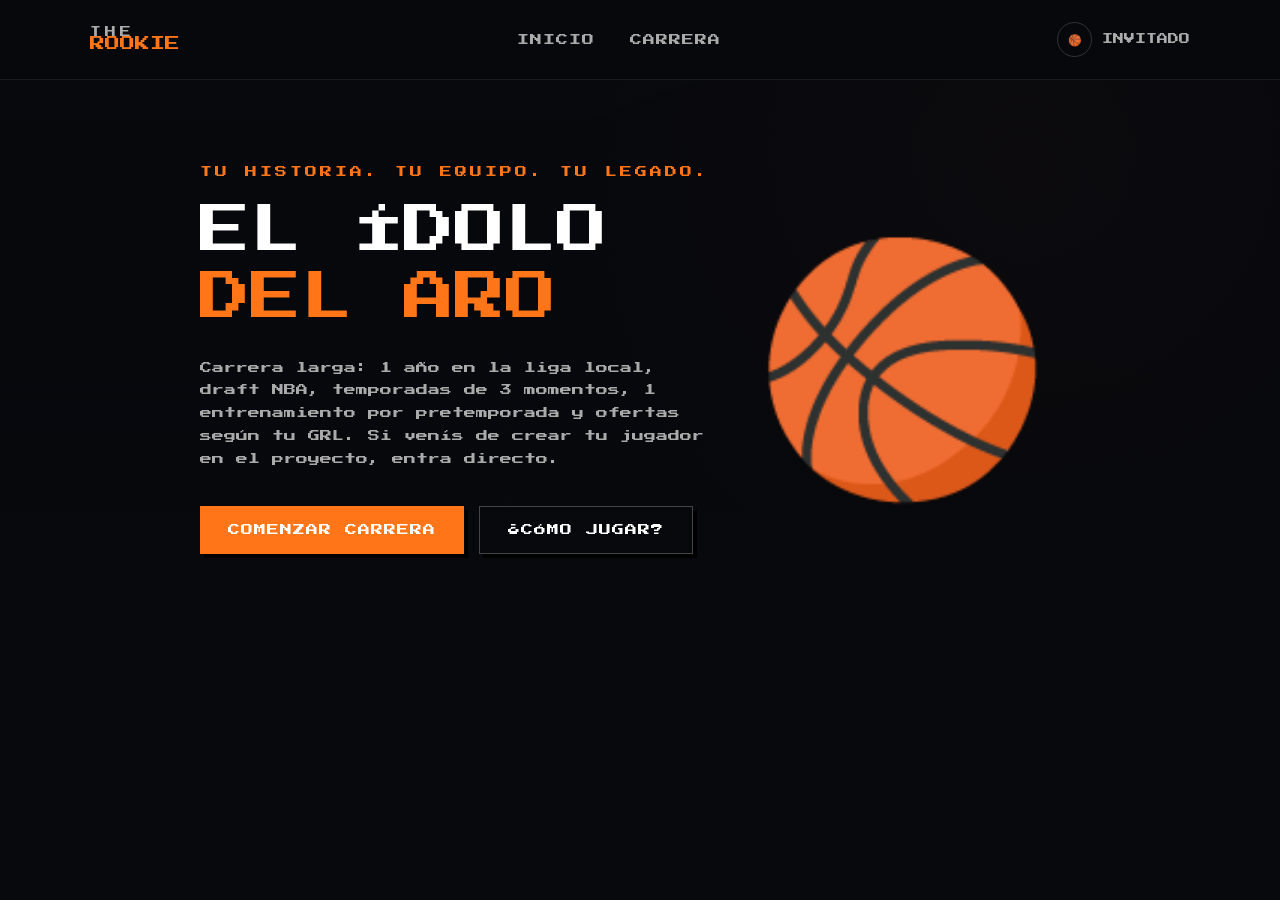
<file: Modo carrera/index.html>
<!DOCTYPE html>
<html lang="es">
<head>
    <meta charset="UTF-8">
    <meta name="viewport" content="width=device-width, initial-scale=1.0">
    <title>THE ROOKIE | Modo Carrera Demo
    </title>
    <link rel="preconnect" href="https://fonts.googleapis.com">
    <link rel="preconnect" href="https://fonts.gstatic.com" crossorigin>
    <link href="https://fonts.googleapis.com/css2?family=Press+Start+2P&display=swap" rel="stylesheet">
    <link rel="stylesheet" href="css/idolo.css">
</head>
<body>
    <div class="background"></div>
    <div id="app"></div>
    <script src="js/datos.js"></script>
    <script src="js/app.js"></script>
</body>
</html>
</file>
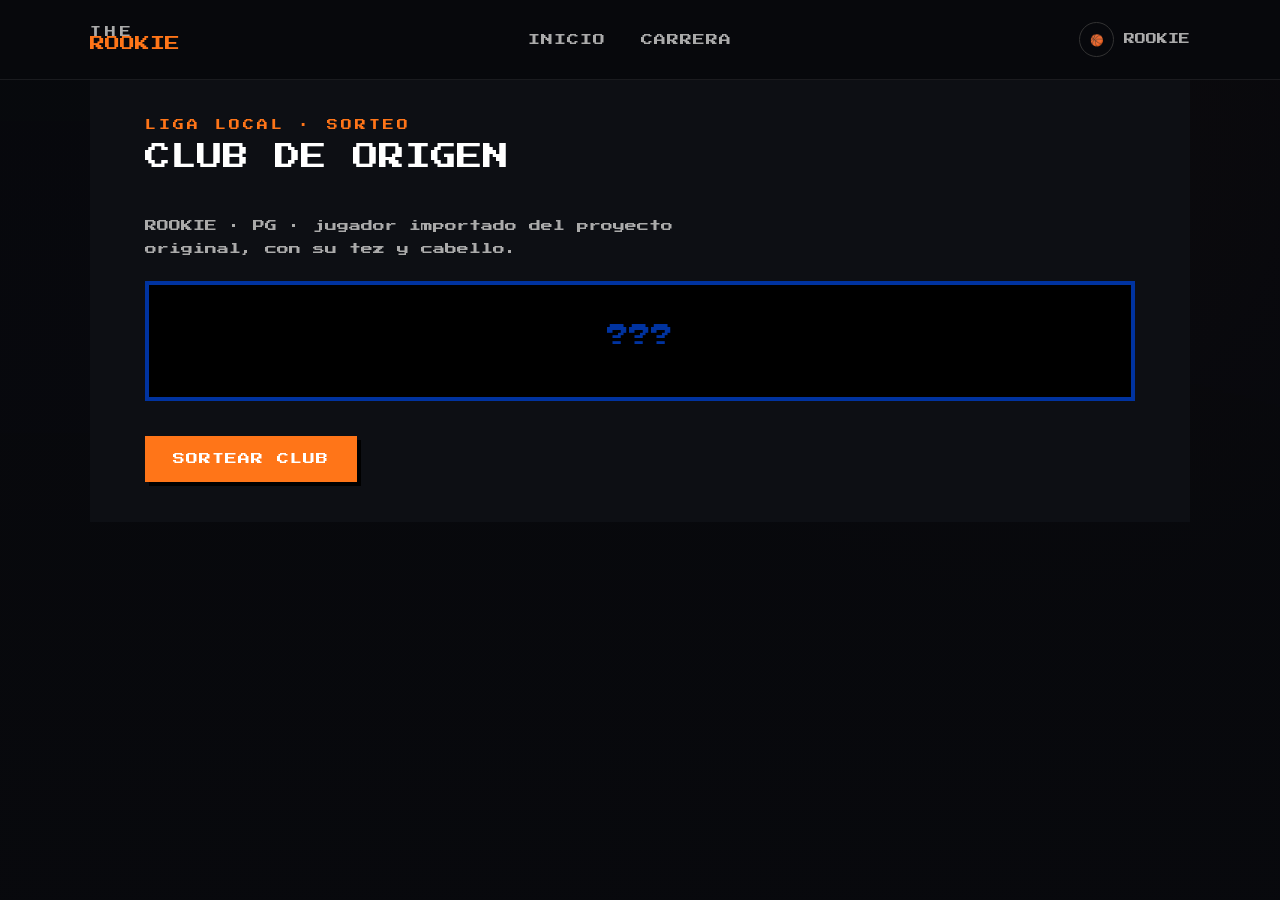
<file: juegos/carrera/index.html>
<!DOCTYPE html>
<html lang="es">
<head>
    <meta charset="UTF-8">
    <meta name="viewport" content="width=device-width, initial-scale=1.0">
    <title>THE ROOKIE | Cargando tu carrera...</title>
    <link rel="preconnect" href="https://fonts.googleapis.com">
    <link rel="preconnect" href="https://fonts.gstatic.com" crossorigin>
    <link href="https://fonts.googleapis.com/css2?family=Press+Start+2P&display=swap" rel="stylesheet">
    <style>
        body { background: #08090d; color: #fff; font-family: "Press Start 2P", monospace; display: grid; place-items: center; min-height: 100vh; margin: 0; text-align: center; }
        p { font-size: 12px; line-height: 2; }
        span { color: #ff7518; }
        a { color: #ff7518; font-size: 10px; }
    </style>
</head>
<body>
    <div>
        <p>CARGANDO TU<br><span>CARRERA...</span></p>
        <p><a href="/modocarrera/index.html">TOCÁ ACÁ SI NO AVANZA</a></p>
    </div>
    <script>
        // Puente: el botón CONFIRMAR JUGADOR del proyecto original (crearjugador2.html,
        // sin modificar) guarda el jugador en sessionStorage y cae acá.
        // Reenviamos a la carrera en /modocarrera (mismo origen: el jugador viaja solo).
        try {
            var j = sessionStorage.getItem("jugador");
            if (!j) {
                var fallback = {
                    nombre: sessionStorage.getItem("nombreJugador") || "ROOKIE",
                    posicion: sessionStorage.getItem("posicionJugador") || "PG",
                    tez: sessionStorage.getItem("tezJugador") || "#a96f48",
                    cabello: sessionStorage.getItem("cabelloJugador") || "style1"
                };
                sessionStorage.setItem("jugador", JSON.stringify(fallback));
            }
        } catch (e) {}
        window.location.replace("/modocarrera/index.html");
    </script>
</body>
</html>
</file>
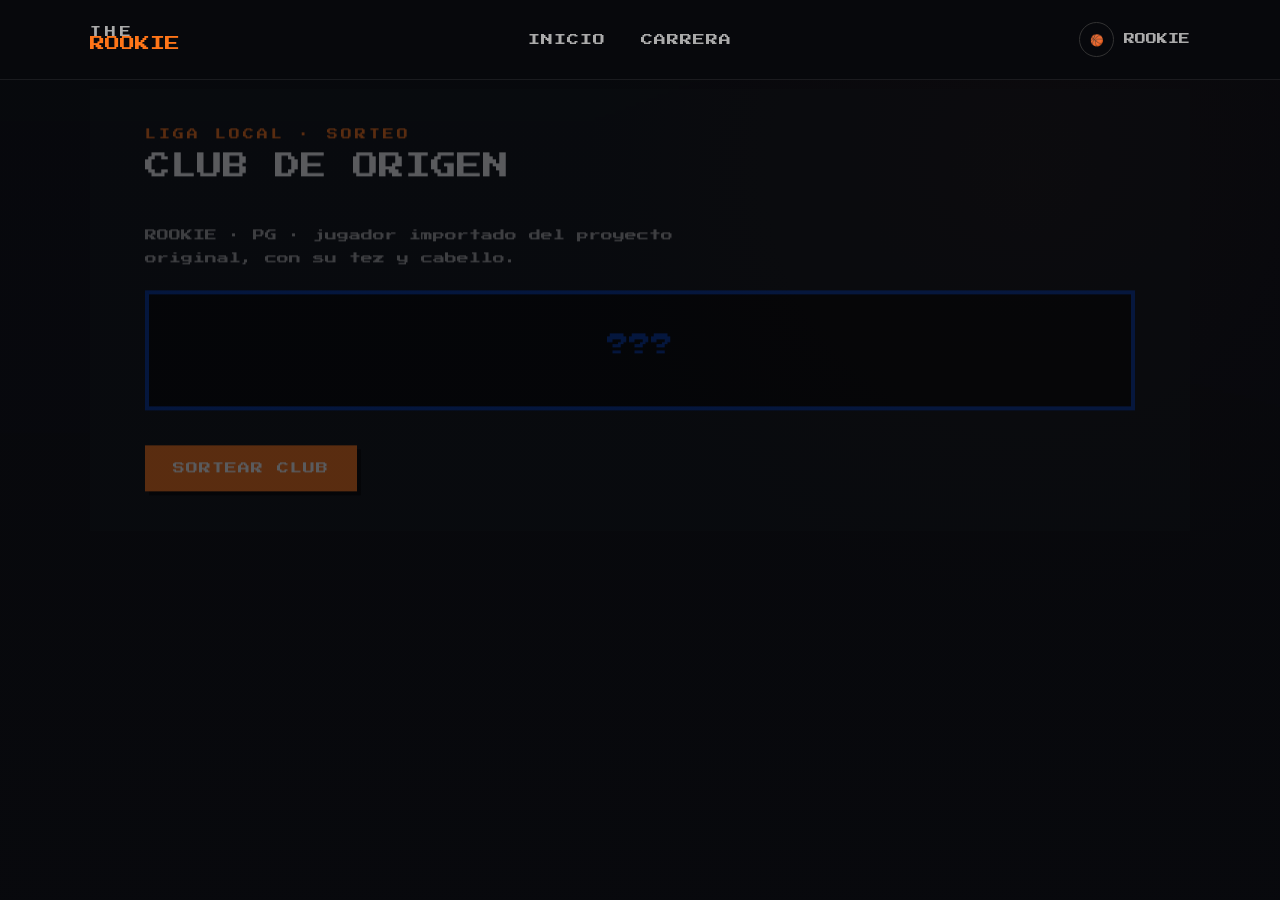
<file: carrera.html>
<!DOCTYPE html>
<html lang="es">
<head>
    <meta charset="UTF-8">
    <meta name="viewport" content="width=device-width, initial-scale=1">
	<meta http-equiv="refresh" content="0; url=juegos/carrera/index.html">
    <title>THE ROOKIE | Camino a la Leyenda</title>
</head>
<body>
	<p><a href="juegos/carrera/index.html">Abrir Camino a la Leyenda</a></p>
</body>
</html>
</file>
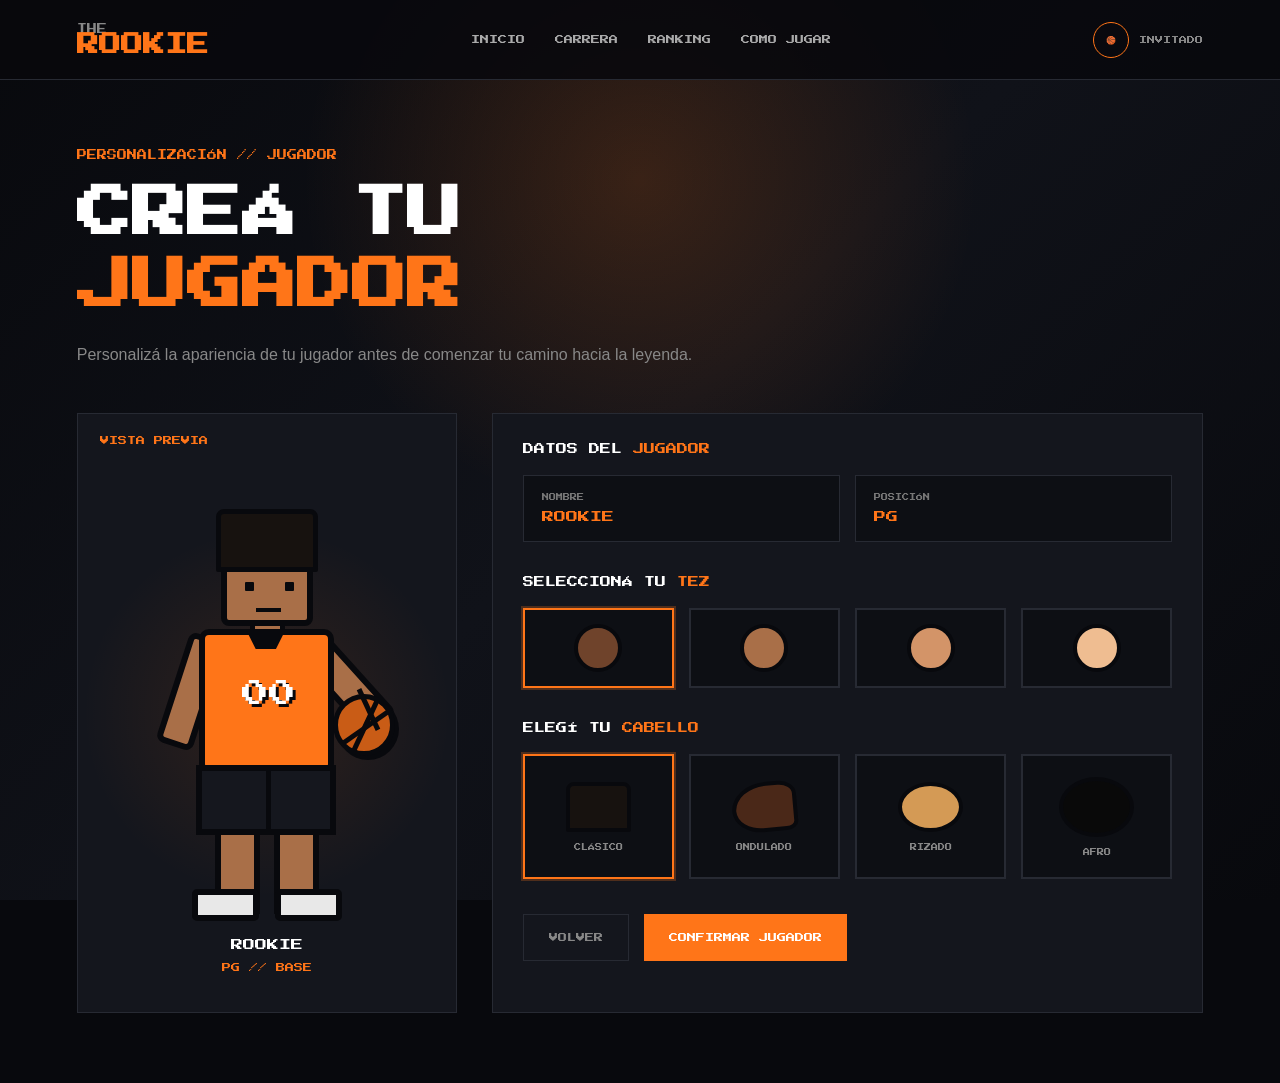
<file: crearjugador2.html>
<!DOCTYPE html>
<html lang="es">
<head>
    <meta charset="UTF-8">
    <meta name="viewport" content="width=device-width, initial-scale=1.0">

    <title>THE ROOKIE | Personalizar Jugador</title>

    <!-- FUENTE PIXEL -->
    <link rel="preconnect" href="https://fonts.googleapis.com">
    <link rel="preconnect" href="https://fonts.gstatic.com" crossorigin>

    <link
        href="https://fonts.googleapis.com/css2?family=Press+Start+2P&display=swap"
        rel="stylesheet"
    >

    <style>

        /* =========================================
           GENERAL
        ========================================= */

        * {
            box-sizing: border-box;
            margin: 0;
            padding: 0;
        }

        body {
            background: #08090d;
            color: white;
            font-family: Arial, sans-serif;
            min-height: 100vh;
        }

        .background {
            position: fixed;
            inset: 0;
            z-index: -2;

            background:
                radial-gradient(
                    circle at 50% 20%,
                    rgba(255,117,24,.18),
                    transparent 35%
                ),
                linear-gradient(
                    135deg,
                    #08090d,
                    #101219 50%,
                    #08090d
                );
        }


        /* =========================================
           NAVBAR
        ========================================= */

        .navbar {
            height: 80px;
            width: 100%;

            display: flex;
            align-items: center;
            justify-content: space-between;

            padding: 0 6%;

            background: rgba(8,9,13,.88);

            border-bottom: 1px solid #272a33;

            position: relative;
            z-index: 10;
        }

        .logo {
            display: flex;
            flex-direction: column;
            line-height: 1;
        }

        .logo span {
            font-family: "Press Start 2P";
            font-size: 10px;
            color: #888;
        }

        .logo strong {
            font-family: "Press Start 2P";
            font-size: 22px;
            color: #ff7518;
        }

        nav {
            display: flex;
            gap: 30px;
        }

        nav a {
            color: #aaa;
            text-decoration: none;

            font-family: "Press Start 2P";
            font-size: 9px;

            transition: .2s;
        }

        nav a:hover {
            color: #ff7518;
        }

        .user {
            display: flex;
            align-items: center;
            gap: 10px;

            font-family: "Press Start 2P";
            font-size: 8px;

            color: #888;
        }

        .user-icon {
            width: 36px;
            height: 36px;

            border: 1px solid #ff7518;

            display: flex;
            align-items: center;
            justify-content: center;

            border-radius: 50%;
        }


        /* =========================================
           CONTENIDO
        ========================================= */

        main {
            width: 100%;
            padding: 70px 6%;
        }

        .creator {
            max-width: 1200px;
            margin: auto;
        }

        .small-title {
            color: #ff7518;

            font-family: "Press Start 2P";
            font-size: 10px;

            margin-bottom: 18px;
        }

        h1 {
            font-family: "Press Start 2P";

            font-size: clamp(28px, 5vw, 55px);

            line-height: 1.3;

            margin-bottom: 20px;
        }

        h1 span {
            color: #ff7518;
        }

        .subtitle {
            color: #888;

            max-width: 700px;

            line-height: 1.7;

            margin-bottom: 45px;
        }


        /* =========================================
           GRID PRINCIPAL
        ========================================= */

        .creator-grid {
            display: grid;

            grid-template-columns: 380px 1fr;

            gap: 35px;
        }


        /* =========================================
           VISTA PREVIA
        ========================================= */

        .player-preview {
            background: #14161d;

            border: 1px solid #272a33;

            min-height: 600px;

            display: flex;
            flex-direction: column;

            align-items: center;
            justify-content: center;

            position: relative;

            overflow: hidden;
        }

        .player-preview::before {
            content: "";

            position: absolute;

            width: 400px;
            height: 400px;

            background:
                radial-gradient(
                    circle,
                    rgba(255,117,24,.12),
                    transparent 65%
                );

            pointer-events: none;
        }

        .preview-title {
            position: absolute;

            top: 22px;
            left: 22px;

            font-family: "Press Start 2P";
            font-size: 9px;

            color: #ff7518;
        }


        /* =========================================
           JUGADOR PIXEL ART
        ========================================= */

        .player {
            position: relative;

            width: 260px;
            height: 450px;

            margin-top: 25px;

            image-rendering: pixelated;
        }


        /* CABEZA */

        .head {
            position: absolute;

            width: 92px;
            height: 105px;

            left: 84px;
            top: 42px;

            background: #a96f48;

            border: 6px solid #08090d;

            border-radius: 8px;

            z-index: 3;
        }


        /* PELO */

        .hair {
            position: absolute;

            width: 102px;
            height: 63px;

            left: 79px;
            top: 30px;

            z-index: 6;

            pointer-events: none;
        }

        .hair.style1 {
            background: #17120f;

            border-radius: 8px 8px 2px 2px;

            border: 5px solid #08090d;
        }

        .hair.style2 {
            background: #4a2818;

            border-radius: 20px 8px 5px 15px;

            border: 5px solid #08090d;

            transform: rotate(-4deg);
        }

        .hair.style3 {
            background: #d49a55;

            border-radius: 15px;

           

            box-shadow:
                12px -8px 0 #d49a55,
                25px -7px 0 #d49a55,
                18px -4px 0 #d49a55;
        }

        .hair.style4 {
            background: #090909;

            width: 130px;
            height: 80px;

            left: 73px;
            top: 20px;

            border-radius: 25px;

            border: 5px solid #08090d;
        }


        /* OJOS */

        .eyes {
            position: absolute;

            top: 55px;
            left: 18px;

            display: flex;

            gap: 31px;
        }

        .eye {
            width: 9px;
            height: 9px;

            background: #08090d;

            border-radius: 1px;
        }


        /* BOCA */

        .mouth {
            position: absolute;

            width: 25px;
            height: 7px;

            left: 29px;
            top: 78px;

            border-bottom: 4px solid #08090d;
        }


        /* CUELLO */

        .neck {
            position: absolute;

            width: 35px;
            height: 35px;

            left: 113px;
            top: 132px;

            background: #a96f48;

            border: 5px solid #08090d;

            z-index: 1;
        }


        /* =========================================
           CAMISETA
        ========================================= */

        .body-player {
            position: absolute;

            width: 135px;
            height: 145px;

            left: 62px;
            top: 150px;

            background: #ff7518;

            border: 6px solid #08090d;

            border-radius: 10px;

            z-index: 2;
        }

        .shirt-neck {
            position: absolute;

            width: 40px;
            height: 20px;

            left: 41px;
            top: -6px;

            background: #08090d;

            clip-path: polygon(
                0 0,
                100% 0,
                75% 100%,
                25% 100%
            );
        }

        .shirt-number {
            position: absolute;

            top: 45px;
            left: 37px;

            font-family: "Press Start 2P";

            font-size: 27px;

            color: white;

            text-shadow:
                3px 3px 0 #08090d;
        }


        /* =========================================
           BRAZOS
        ========================================= */

        .arm {
            position: absolute;

            width: 38px;
            height: 115px;

            background: #a96f48;

            border: 6px solid #08090d;

            border-radius: 8px;

            top: 155px;

            z-index: 1;
        }

        .arm.left {
            left: 35px;

            transform: rotate(18deg);
        }

        .arm.right {
            right: 30px;

            height: 105px;

            transform: rotate(-42deg);
        }


        /* =========================================
           PELOTA DE BÁSQUET
        ========================================= */

        .basketball-preview {
            position: absolute;

            width: 62px;
            height: 62px;

            right: 2px;
            top: 215px;

            background: #c95c16;

            border: 5px solid #08090d;

            border-radius: 50%;

            z-index: 5;

            box-shadow:
                4px 4px 0 #08090d;
        }

        .ball-line {
            position: absolute;

            background: #08090d;
        }

        .line1 {
            width: 5px;
            height: 55px;

            left: 25px;
            top: -1px;

            transform: rotate(25deg);
        }

        .line2 {
            width: 55px;
            height: 5px;

            left: 0;
            top: 26px;

            transform: rotate(-35deg);
        }

        .line3 {
            width: 45px;
            height: 5px;

            left: 8px;
            top: 8px;

            transform: rotate(65deg);
        }


        /* =========================================
           SHORT
        ========================================= */

        .shorts {
            position: absolute;

            width: 140px;
            height: 70px;

            left: 59px;
            top: 286px;

            background: #15171e;

            border: 6px solid #08090d;

            z-index: 3;
        }

        .shorts::after {
            content: "";

            position: absolute;

            width: 5px;
            height: 60px;

            background: #08090d;

            left: 64px;
            top: 0;
        }


        /* =========================================
           PIERNAS
        ========================================= */

        .leg {
            position: absolute;

            width: 45px;
            height: 90px;

            background: #a96f48;

            border: 6px solid #08090d;

            top: 345px;

            z-index: 2;
        }

        .leg.left {
            left: 78px;
        }

        .leg.right {
            right: 78px;
        }


        /* =========================================
           ZAPATILLAS
        ========================================= */

        .shoe {
            position: absolute;

            width: 67px;
            height: 32px;

            background: #e8e8e8;

            border: 6px solid #08090d;

            border-radius: 5px;

            top: 410px;

            z-index: 4;
        }

        .shoe.left {
            left: 55px;
        }

        .shoe.right {
            right: 55px;
        }


        /* =========================================
           NOMBRE Y POSICIÓN
        ========================================= */

        .player-name {
            font-family: "Press Start 2P";

            color: white;

            font-size: 12px;

            margin-top: 10px;

            text-align: center;

            max-width: 300px;

            word-break: break-word;
        }

        .player-position {
            font-family: "Press Start 2P";

            color: #ff7518;

            font-size: 9px;

            margin-top: 12px;

            text-align: center;
        }


        /* =========================================
           PANEL DE OPCIONES
        ========================================= */

        .options {
            background: #14161d;

            border: 1px solid #272a33;

            padding: 30px;
        }

        .option-section {
            margin-bottom: 35px;
        }

        .option-title {
            font-family: "Press Start 2P";

            font-size: 11px;

            color: white;

            margin-bottom: 20px;
        }

        .option-title span {
            color: #ff7518;
        }


        /* =========================================
           DATOS CARGADOS
        ========================================= */

        .loaded-data {
            display: grid;

            grid-template-columns: 1fr 1fr;

            gap: 15px;

            margin-bottom: 30px;
        }

        .data-box {
            background: #0d0f14;

            border: 1px solid #272a33;

            padding: 18px;
        }

        .data-label {
            font-family: "Press Start 2P";

            font-size: 7px;

            color: #777;

            margin-bottom: 10px;
        }

        .data-value {
            font-family: "Press Start 2P";

            font-size: 12px;

            color: #ff7518;

            word-break: break-word;
        }


        /* =========================================
           TEZ
        ========================================= */

        .skin-options {
            display: grid;

            grid-template-columns: repeat(4, 1fr);

            gap: 15px;
        }

        .skin {
            height: 80px;

            border: 2px solid #272a33;

            background: #0d0f14;

            display: flex;

            align-items: center;

            justify-content: center;

            cursor: pointer;

            transition: .2s;
        }

        .skin:hover {
            border-color: #ff7518;

            transform: translateY(-2px);
        }

        .skin.selected {
            border-color: #ff7518;

            box-shadow:
                0 0 0 2px rgba(255,117,24,.25);
        }

        .skin-color {
            width: 48px;
            height: 48px;

            border-radius: 50%;

            border: 4px solid #08090d;
        }

        .skin1 {
            background: #6f432b;
        }

        .skin2 {
            background: #a96f48;
        }

        .skin3 {
            background: #d39468;
        }

        .skin4 {
            background: #efbd91;
        }


        /* =========================================
           CABELLO
        ========================================= */

        .hair-options {
            display: grid;

            grid-template-columns: repeat(4, 1fr);

            gap: 15px;
        }

        .hair-option {
            height: 125px;

            border: 2px solid #272a33;

            background: #0d0f14;

            display: flex;

            flex-direction: column;

            justify-content: center;

            align-items: center;

            cursor: pointer;

            transition: .2s;
        }

        .hair-option:hover {
            border-color: #ff7518;

            transform: translateY(-2px);
        }

        .hair-option.selected {
            border-color: #ff7518;

            box-shadow:
                0 0 0 2px rgba(255,117,24,.25);
        }

        .hair-preview {
            width: 65px;
            height: 50px;

            margin-bottom: 12px;
        }

        .hair-preview.h1 {
            background: #17120f;

            border: 4px solid #08090d;

            border-radius: 8px 8px 2px 2px;
        }

        .hair-preview.h2 {
            background: #4a2818;

            border: 4px solid #08090d;

            border-radius: 60% 30% 20% 50%;

            transform: rotate(-5deg);
        }

        .hair-preview.h3 {
            background: #d49a55;

            border: 4px solid #08090d;

            border-radius: 50%;
        }

        .hair-preview.h4 {
            background: #090909;

            border: 4px solid #08090d;

            border-radius: 50%;

            width: 75px;
            height: 60px;
        }

        .hair-name {
            font-family: "Press Start 2P";

            font-size: 7px;

            color: #888;
        }


        /* =========================================
           BOTONES
        ========================================= */

        .buttons {
            display: flex;

            gap: 15px;

            margin-top: 30px;
        }

        button {
            border: none;

            cursor: pointer;

            font-family: "Press Start 2P";

            font-size: 9px;

            padding: 18px 25px;

            transition: .2s;
        }

        .primary {
            background: #ff7518;

            color: white;
        }

        .primary:hover {
            background: #ff8d42;

            transform: translateY(-2px);
        }

        .secondary {
            background: transparent;

            border: 1px solid #272a33;

            color: #888;
        }

        .secondary:hover {
            border-color: #ff7518;

            color: #ff7518;
        }


        /* =========================================
           RESPONSIVE
        ========================================= */

        @media (max-width: 900px) {

            .navbar {
                padding: 0 4%;
            }

            nav {
                display: none;
            }

            main {
                padding: 45px 5%;
            }

            .creator-grid {
                grid-template-columns: 1fr;
            }

            .player-preview {
                min-height: 600px;
            }
        }


        @media (max-width: 550px) {

            h1 {
                font-size: 25px;
            }

            .options {
                padding: 20px;
            }

            .skin-options,
            .hair-options {
                grid-template-columns: repeat(2, 1fr);
            }

            .loaded-data {
                grid-template-columns: 1fr;
            }

            .buttons {
                flex-direction: column;
            }

            button {
                width: 100%;
            }

            .user span {
                display: none;
            }
        }

    </style>
</head>


<body>

    <div class="background"></div>


    <!-- =========================================
         NAVBAR
    ========================================= -->

    <header class="navbar">

        <div class="logo">

            <span>THE</span>

            <strong>ROOKIE</strong>

        </div>


        <nav>

            <a href="página_principal.html#inicio">
                INICIO
            </a>

            <a href="página_principal.html#carrera">
                CARRERA
            </a>

            <a href="página_principal.html#ranking">
                RANKING
            </a>

            <a href="página_principal.html#como-jugar">
                COMO JUGAR
            </a>

        </nav>


        <div class="user">

            <div class="user-icon">
                🏀
            </div>

            <span>
                INVITADO
            </span>

        </div>

    </header>



    <!-- =========================================
         CONTENIDO
    ========================================= -->

    <main>

        <section class="creator">


            <p class="small-title">
                PERSONALIZACIÓN // JUGADOR
            </p>


            <h1>
                CREÁ TU<br>
                <span>JUGADOR</span>
            </h1>


            <p class="subtitle">
                Personalizá la apariencia de tu jugador antes de comenzar
                tu camino hacia la leyenda.
            </p>



            <div class="creator-grid">


                <!-- =================================
                     VISTA PREVIA
                ================================= -->

                <div class="player-preview">

                    <div class="preview-title">
                        VISTA PREVIA
                    </div>


                    <div class="player">


                        <!-- PELO -->

                        <div
                            class="hair style1"
                            id="playerHair">
                        </div>


                        <!-- CABEZA -->

                        <div
                            class="head"
                            id="playerHead">

                            <div class="eyes">

                                <div class="eye"></div>

                                <div class="eye"></div>

                            </div>


                            <div class="mouth"></div>

                        </div>


                        <!-- CUELLO -->

                        <div
                            class="neck"
                            id="playerNeck">
                        </div>


                        <!-- BRAZOS -->

                        <div
                            class="arm left"
                            id="leftArm">
                        </div>

                        <div
                            class="arm right"
                            id="rightArm">
                        </div>


                        <!-- PELOTA -->

                        <div class="basketball-preview">

                            <div class="ball-line line1"></div>

                            <div class="ball-line line2"></div>

                            <div class="ball-line line3"></div>

                        </div>


                        <!-- CAMISETA -->

                        <div class="body-player">

                            <div class="shirt-neck"></div>

                            <div class="shirt-number">
                                00
                            </div>

                        </div>


                        <!-- SHORT -->

                        <div class="shorts"></div>


                        <!-- PIERNAS -->

                        <div
                            class="leg left"
                            id="leftLeg">
                        </div>

                        <div
                            class="leg right"
                            id="rightLeg">
                        </div>


                        <!-- ZAPATILLAS -->

                        <div class="shoe left"></div>

                        <div class="shoe right"></div>

                    </div>


                    <!-- NOMBRE -->

                    <div
                        class="player-name"
                        id="previewName">

                        ROOKIE

                    </div>


                    <!-- POSICIÓN -->

                    <div
                        class="player-position"
                        id="previewPosition">

                        PG // BASE

                    </div>

                </div>



                <!-- =================================
                     OPCIONES
                ================================= -->

                <div class="options">


                    <!-- DATOS -->

                    <div class="option-section">

                        <div class="option-title">

                            DATOS DEL
                            <span>JUGADOR</span>

                        </div>


                        <div class="loaded-data">


                            <div class="data-box">

                                <div class="data-label">
                                    NOMBRE
                                </div>

                                <div
                                    class="data-value"
                                    id="loadedName">

                                    ROOKIE

                                </div>

                            </div>


                            <div class="data-box">

                                <div class="data-label">
                                    POSICIÓN
                                </div>

                                <div
                                    class="data-value"
                                    id="loadedPosition">

                                    PG

                                </div>

                            </div>


                        </div>

                    </div>



                    <!-- =================================
                         TEZ
                    ================================= -->

                    <div class="option-section">

                        <div class="option-title">

                            SELECCIONÁ TU
                            <span>TEZ</span>

                        </div>


                        <div class="skin-options">


                            <div
                                class="skin selected"
                                data-skin="#6f432b">

                                <div
                                    class="skin-color skin1">
                                </div>

                            </div>


                            <div
                                class="skin"
                                data-skin="#a96f48">

                                <div
                                    class="skin-color skin2">
                                </div>

                            </div>


                            <div
                                class="skin"
                                data-skin="#d39468">

                                <div
                                    class="skin-color skin3">
                                </div>

                            </div>


                            <div
                                class="skin"
                                data-skin="#efbd91">

                                <div
                                    class="skin-color skin4">
                                </div>

                            </div>


                        </div>

                    </div>



                    <!-- =================================
                         CABELLO
                    ================================= -->

                    <div class="option-section">

                        <div class="option-title">

                            ELEGÍ TU
                            <span>CABELLO</span>

                        </div>


                        <div class="hair-options">


                            <div
                                class="hair-option selected"
                                data-hair="style1">

                                <div
                                    class="hair-preview h1">
                                </div>

                                <div class="hair-name">
                                    CLÁSICO
                                </div>

                            </div>


                            <div
                                class="hair-option"
                                data-hair="style2">

                                <div
                                    class="hair-preview h2">
                                </div>

                                <div class="hair-name">
                                    ONDULADO
                                </div>

                            </div>


                            <div
                                class="hair-option"
                                data-hair="style3">

                                <div
                                    class="hair-preview h3">
                                </div>

                                <div class="hair-name">
                                    RIZADO
                                </div>

                            </div>


                            <div
                                class="hair-option"
                                data-hair="style4">

                                <div
                                    class="hair-preview h4">
                                </div>

                                <div class="hair-name">
                                    AFRO
                                </div>

                            </div>


                        </div>

                    </div>



                    <!-- =================================
                         BOTONES
                    ================================= -->

                    <div class="buttons">


                        <button
                            class="secondary"
                            onclick="volver()">

                            VOLVER

                        </button>


                        <button
                            class="primary"
                            onclick="guardarJugador()">

                            CONFIRMAR JUGADOR

                        </button>


                    </div>

                </div>

            </div>

        </section>

    </main>



    <!-- =========================================
         JAVASCRIPT
    ========================================= -->

    <script>

        /* =====================================
           RECUPERAR DATOS ANTERIORES
        ===================================== */

        let nombre =
            sessionStorage.getItem("nombreJugador");

        let posicion =
            sessionStorage.getItem("posicionJugador");


        /*
            Si todavía no existen datos,
            usamos valores predeterminados.
        */

        if (!nombre || nombre.trim() === "") {

            nombre = "ROOKIE";

        }


        if (!posicion) {

            posicion = "PG";

        }


        /* =====================================
           POSICIONES
        ===================================== */

        const posiciones = {

            PG: "BASE",

            SG: "ESCOLTA",

            SF: "ALERO",

            PF: "ALA-PIVOT",

            C: "PIVOT"

        };


        /* =====================================
           MOSTRAR NOMBRE
        ===================================== */

        document.getElementById(
            "loadedName"
        ).textContent =
            nombre.toUpperCase();


        document.getElementById(
            "previewName"
        ).textContent =
            nombre.toUpperCase();


        /* =====================================
           MOSTRAR POSICIÓN
        ===================================== */

        document.getElementById(
            "loadedPosition"
        ).textContent =
            posicion;


        document.getElementById(
            "previewPosition"
        ).textContent =
            posicion +
            " // " +
            (posiciones[posicion] || "JUGADOR");


        /* =====================================
           ELEMENTOS DEL PERSONAJE
        ===================================== */

        const cabeza =
            document.getElementById("playerHead");

        const cuello =
            document.getElementById("playerNeck");

        const brazoIzquierdo =
            document.getElementById("leftArm");

        const brazoDerecho =
            document.getElementById("rightArm");

        const piernaIzquierda =
            document.getElementById("leftLeg");

        const piernaDerecha =
            document.getElementById("rightLeg");


        /* =====================================
           SELECCIÓN DE TEZ
        ===================================== */

        const skinOptions =
            document.querySelectorAll(".skin");


        skinOptions.forEach(option => {

            option.addEventListener(
                "click",
                function() {


                    /* Quitar selección */

                    skinOptions.forEach(item => {

                        item.classList.remove(
                            "selected"
                        );

                    });


                    /* Seleccionar */

                    this.classList.add(
                        "selected"
                    );


                    /* Obtener color */

                    const skin =
                        this.dataset.skin;


                    /* Cambiar cabeza */

                    cabeza.style.background =
                        skin;


                    /* Cambiar cuello */

                    cuello.style.background =
                        skin;


                    /* Cambiar brazos */

                    brazoIzquierdo.style.background =
                        skin;

                    brazoDerecho.style.background =
                        skin;


                    /* Cambiar piernas */

                    piernaIzquierda.style.background =
                        skin;

                    piernaDerecha.style.background =
                        skin;

                }

            );

        });


        /* =====================================
           SELECCIÓN DE CABELLO
        ===================================== */

        const hairOptions =
            document.querySelectorAll(".hair-option");


        hairOptions.forEach(option => {

            option.addEventListener(
                "click",
                function() {


                    /* Quitar selección */

                    hairOptions.forEach(item => {

                        item.classList.remove(
                            "selected"
                        );

                    });


                    /* Seleccionar */

                    this.classList.add(
                        "selected"
                    );


                    /* Obtener estilo */

                    const hair =
                        this.dataset.hair;


                    /* Cambiar cabello */

                    const playerHair =
                        document.getElementById(
                            "playerHair"
                        );


                    playerHair.className =
                        "hair " + hair;

                }

            );

        });


        /* =====================================
           GUARDAR JUGADOR
        ===================================== */

        function guardarJugador() {


            /* Obtener tez */

            const selectedSkin =
                document.querySelector(
                    ".skin.selected"
                ).dataset.skin;


            /* Obtener cabello */

            const selectedHair =
                document.querySelector(
                    ".hair-option.selected"
                ).dataset.hair;


            /* Guardar nombre */

            sessionStorage.setItem(
                "nombreJugador",
                nombre
            );


            /* Guardar posición */

            sessionStorage.setItem(
                "posicionJugador",
                posicion
            );


            /* Guardar tez */

            sessionStorage.setItem(
                "tezJugador",
                selectedSkin
            );


            /* Guardar cabello */

            sessionStorage.setItem(
                "cabelloJugador",
                selectedHair
            );


            /*
                Guardamos también un objeto completo
                del jugador.
            */

            const jugador = {

                nombre: nombre,

                posicion: posicion,

                tez: selectedSkin,

                cabello: selectedHair

            };


            sessionStorage.setItem(
                "jugador",
                JSON.stringify(jugador)
            );


            /*
                Siguiente pantalla.
            */

            window.location.href =
                "juegos/carrera/index.html";

        }


        /* =====================================
           VOLVER
        ===================================== */

        function volver() {

            window.location.href =
                "página_principal.html";

        }

    </script>

</body>
</html>
</file>
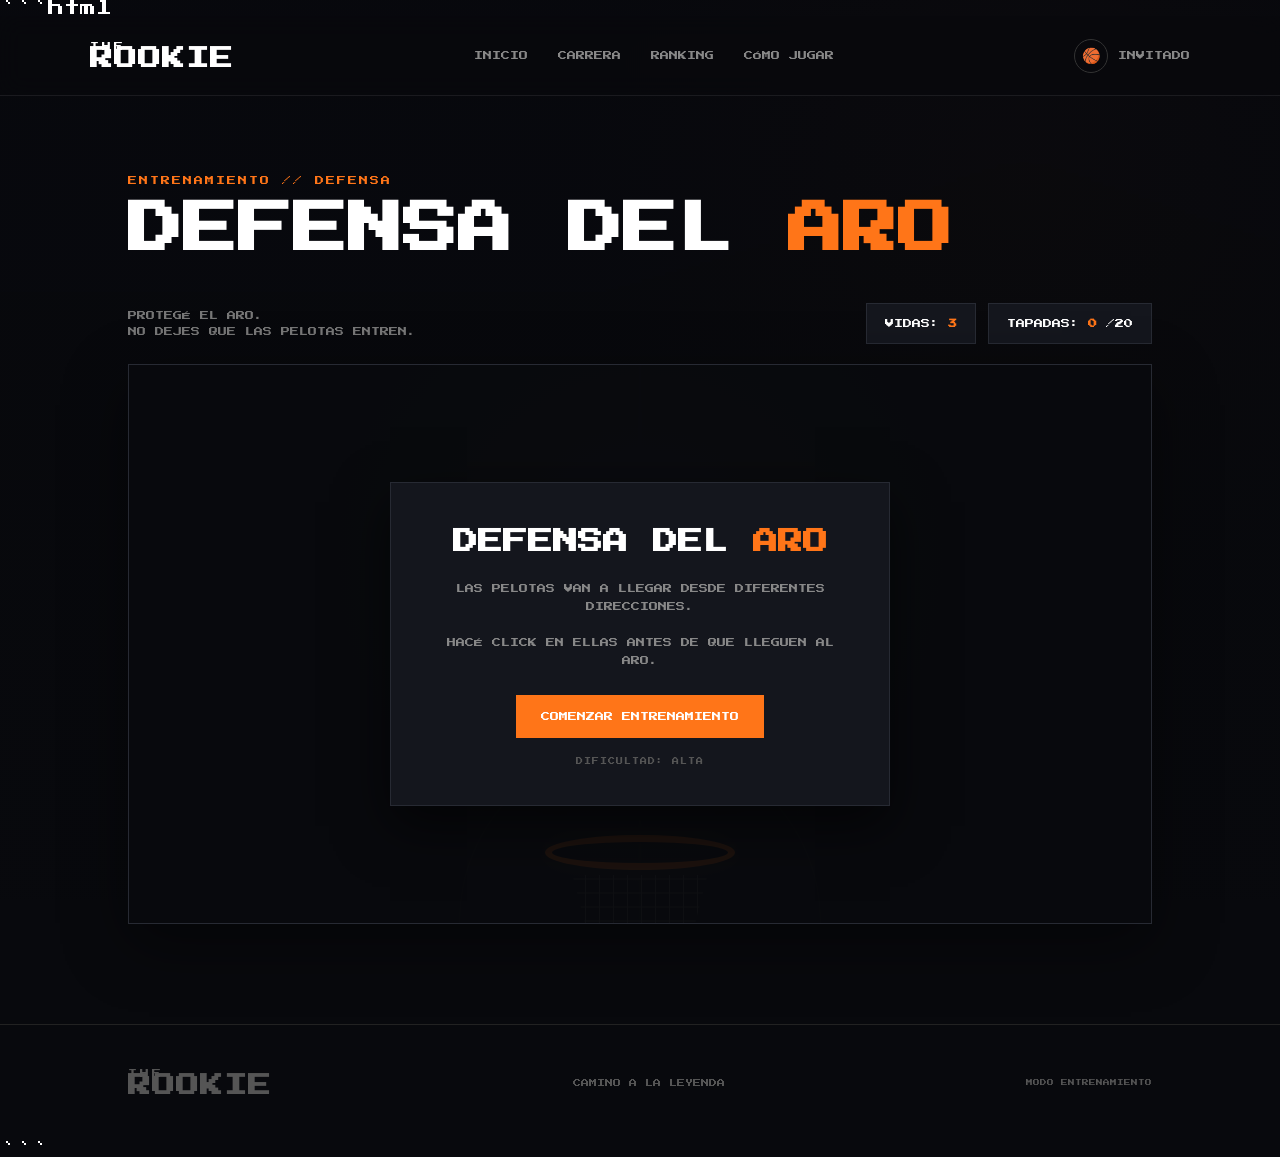
<file: defensa.html>
```html
<!DOCTYPE html>
<html lang="es">

<head>

    <meta charset="UTF-8">

    <meta name="viewport"
          content="width=device-width, initial-scale=1.0">

    <title>THE ROOKIE | Defensa del Aro</title>

    <link rel="preconnect"
          href="https://fonts.googleapis.com">

    <link rel="preconnect"
          href="https://fonts.gstatic.com"
          crossorigin>

    <link href="https://fonts.googleapis.com/css2?family=Press+Start+2P&display=swap"
          rel="stylesheet">

    <style>

        * {
            margin: 0;
            padding: 0;
            box-sizing: border-box;
            font-family: "Press Start 2P", system-ui, sans-serif;
        }

        html {
            scroll-behavior: smooth;
        }

        body {
            background: #08090d;
            color: white;
            min-height: 100vh;
        }


        /* =========================
           FONDO
        ========================= */

        .background {
            position: fixed;
            inset: 0;

            background:
                linear-gradient(
                    rgba(8, 9, 13, 0.90),
                    rgba(8, 9, 13, 0.98)
                ),
                radial-gradient(
                    circle at 80% 20%,
                    rgba(255, 117, 24, 0.14),
                    transparent 35%
                );

            z-index: -1;
        }


        /* =========================
           NAVBAR
        ========================= */

        .navbar {
            width: 100%;
            height: 80px;

            display: flex;
            align-items: center;
            justify-content: space-between;

            padding: 0 7%;

            border-bottom: 1px solid rgba(255,255,255,0.08);

            background: rgba(8,9,13,0.88);

            backdrop-filter: blur(12px);

            position: sticky;
            top: 0;

            z-index: 100;
        }


        .logo {
            display: flex;
            flex-direction: column;

            line-height: 0.8;
        }

        .logo span {
            font-size: 9px;
            letter-spacing: 3px;
        }

        .logo strong {
            font-size: 23px;
            letter-spacing: 1px;
        }


        nav {
            display: flex;
            gap: 30px;
        }

        nav a {
            color: #888;

            text-decoration: none;

            font-size: 9px;

            transition: 0.3s;
        }

        nav a:hover {
            color: #ff7518;
        }


        .user {
            display: flex;
            align-items: center;
            gap: 10px;

            color: #888;

            font-size: 9px;
        }

        .user-icon {
            width: 34px;
            height: 34px;

            border: 1px solid #333;

            border-radius: 50%;

            display: flex;
            align-items: center;
            justify-content: center;

            font-size: 15px;
        }


        /* =========================
           CONTENIDO
        ========================= */

        main {
            padding: 80px 10% 100px;
        }


        .section-title {
            margin-bottom: 40px;
        }

        .section-title p {
            color: #ff7518;

            font-size: 9px;

            letter-spacing: 2px;

            margin-bottom: 12px;
        }

        .section-title h1 {
            font-size: clamp(28px, 5vw, 55px);

            line-height: 1.2;
        }

        .section-title h1 span {
            color: #ff7518;
        }


        /* =========================
           PANEL DEL JUEGO
        ========================= */

        .game-wrapper {
            max-width: 1100px;
            margin: auto;
        }

        .game-info {
            display: flex;

            justify-content: space-between;

            align-items: center;

            gap: 20px;

            margin-bottom: 20px;

            flex-wrap: wrap;
        }


        .game-subtitle {
            color: #777;

            font-size: 9px;

            line-height: 1.7;
        }


        .stats {
            display: flex;

            gap: 12px;

            flex-wrap: wrap;
        }


        .stat {
            background: #14161d;

            border: 1px solid #272a33;

            padding: 15px 18px;

            font-size: 9px;

            transition: 0.3s;
        }

        .stat:hover {
            border-color: #ff7518;
        }

        .stat strong {
            color: #ff7518;
        }


        /* =========================
           ARENA
        ========================= */

        .arena {
            position: relative;

            width: 100%;

            height: 560px;

            overflow: hidden;

            background:
                radial-gradient(
                    circle at 50% 35%,
                    #191c24,
                    #0d0f14 70%
                );

            border: 1px solid #272a33;

            box-shadow:
                0 20px 60px rgba(0,0,0,0.45);

            cursor: crosshair;
        }


        /* líneas decorativas */

        .arena::before {
            content: "";

            position: absolute;

            inset: 0;

            background:
                linear-gradient(
                    90deg,
                    transparent 49.8%,
                    rgba(255,255,255,0.025) 50%,
                    transparent 50.2%
                );

            pointer-events: none;
        }


        .arena::after {
            content: "";

            position: absolute;

            left: 50%;

            bottom: 0;

            transform: translateX(-50%);

            width: 360px;

            height: 180px;

            border: 1px solid rgba(255,255,255,0.05);

            border-bottom: none;

            border-radius: 180px 180px 0 0;

            pointer-events: none;
        }


        /* =========================
           TABLERO
        ========================= */

        .backboard {
            position: absolute;

            left: 50%;

            top: 310px;

            transform: translateX(-50%);

            width: 240px;

            height: 125px;

            border: 5px solid #555;

            background:
                linear-gradient(
                    135deg,
                    #20232b,
                    #111318
                );

            box-shadow:
                0 10px 30px rgba(0,0,0,0.6);

            z-index: 2;
        }


        .backboard::before {
            content: "";

            position: absolute;

            width: 105px;

            height: 65px;

            left: 50%;

            top: 25px;

            transform: translateX(-50%);

            border: 3px solid #777;
        }


        /* =========================
           ARO
        ========================= */

        .rim {
            position: absolute;

            left: 50%;

            top: 470px;

            transform: translateX(-50%);

            width: 190px;

            height: 35px;

            border: 7px solid #ff7518;

            border-radius: 50%;

            box-shadow:
                0 0 20px rgba(255,117,24,0.12);

            z-index: 5;
        }


        /* =========================
           RED
        ========================= */

        .net {
            position: absolute;

            left: 50%;

            top: 510px;

            transform: translateX(-50%);

            width: 135px;

            height: 115px;

            z-index: 4;

            opacity: 0.45;

            background:
                repeating-linear-gradient(
                    90deg,
                    transparent 0,
                    transparent 12px,
                    #aaa 13px,
                    transparent 14px
                ),
                repeating-linear-gradient(
                    0deg,
                    transparent 0,
                    transparent 12px,
                    #aaa 13px,
                    transparent 14px
                );

            clip-path:
                polygon(
                    0 0,
                    100% 0,
                    78% 100%,
                    22% 100%
                );
        }


        /* =========================
           PELOTA
        ========================= */

        .ball {
            position: absolute;

            width: 34px;

            height: 34px;

            border-radius: 50%;

            background:
                radial-gradient(
                    circle at 32% 25%,
                    #ff9b55,
                    #d85f17 55%,
                    #8d360c
                );

            border: 2px solid #ff7518;

            box-shadow:
                0 5px 12px rgba(0,0,0,0.65);

            z-index: 10;

            cursor: pointer;

            transition:
                transform 0.08s,
                opacity 0.08s;
        }


        /* líneas de básquet */

        .ball::before {
            content: "";

            position: absolute;

            width: 4px;

            height: 34px;

            background: #642c13;

            left: 13px;

            top: 0;

            border-radius: 50%;

            transform: rotate(35deg);
        }


        .ball::after {
            content: "";

            position: absolute;

            width: 34px;

            height: 4px;

            background: #642c13;

            left: 0;

            top: 13px;

            border-radius: 50%;

            transform: rotate(-35deg);
        }


        .ball.hit {
            transform: scale(1.5);

            opacity: 0;
        }


        /* =========================
           MENSAJE DE FALLO
        ========================= */

        .miss {
            position: absolute;

            color: #ff7518;

            font-size: 10px;

            z-index: 20;

            pointer-events: none;

            animation: missAnimation 0.6s forwards;
        }


        @keyframes missAnimation {

            0% {
                opacity: 1;
                transform: translateY(0);
            }

            100% {
                opacity: 0;
                transform: translateY(-35px);
            }

        }


        /* =========================
           PANTALLAS
        ========================= */

        .overlay {
            position: absolute;

            inset: 0;

            background:
                rgba(8,9,13,0.92);

            display: flex;

            align-items: center;

            justify-content: center;

            text-align: center;

            z-index: 50;

            padding: 20px;
        }


        .panel {
            width: 100%;

            max-width: 500px;

            padding: 40px;

            background: #14161d;

            border: 1px solid #272a33;

            box-shadow:
                0 20px 50px rgba(0,0,0,0.6);
        }


        .panel h2 {
            font-size: 25px;

            line-height: 1.5;

            margin-bottom: 20px;
        }


        .panel h2 span {
            color: #ff7518;
        }


        .panel p {
            color: #888;

            font-size: 9px;

            line-height: 2;

            margin-bottom: 25px;
        }


        /* =========================
           BOTONES
        ========================= */

        .btn {
            border: none;

            padding: 17px 25px;

            font-family:
                "Press Start 2P",
                system-ui,
                sans-serif;

            font-size: 9px;

            cursor: pointer;

            transition: 0.3s;
        }


        .primary {
            background: #ff7518;

            color: white;
        }


        .primary:hover {
            background: #ff8d42;

            transform: translateY(-3px);
        }


        .secondary {
            background: transparent;

            color: white;

            border: 1px solid #444;
        }


        .secondary:hover {
            border-color: #ff7518;

            color: #ff7518;
        }


        .difficulty {
            margin-top: 20px;

            color: #555;

            font-size: 7px;

            letter-spacing: 1px;
        }


        .hidden {
            display: none;
        }


        /* =========================
           FOOTER
        ========================= */

        footer {
            border-top: 1px solid #222;

            padding: 45px 10%;

            display: flex;

            justify-content: space-between;

            align-items: center;

            color: #555;

            font-size: 8px;
        }


        /* =========================
           RESPONSIVE
        ========================= */

        @media (max-width: 900px) {

            nav {
                display: none;
            }

            .navbar {
                padding: 0 5%;
            }

            main {
                padding: 60px 5%;
            }

            .arena {
                height: 500px;
            }

        }


        @media (max-width: 600px) {

            .user {
                display: none;
            }

            .section-title h1 {
                font-size: 25px;
            }

            .game-info {
                flex-direction: column;
                align-items: flex-start;
            }

            .stats {
                width: 100%;
            }

            .stat {
                flex: 1;
            }

            .arena {
                height: 450px;
            }

            .backboard {
                width: 190px;
                height: 100px;
            }

            .rim {
                width: 150px;
            }

            .net {
                width: 110px;
            }

            .panel {
                padding: 25px 18px;
            }

            .panel h2 {
                font-size: 18px;
            }

            footer {
                flex-direction: column;
                gap: 20px;
                text-align: center;
            }

        }

    </style>

</head>


<body>


<div class="background"></div>


<!-- NAVBAR -->

<header class="navbar">

    <div class="logo">

        <span>THE</span>

        <strong>ROOKIE</strong>

    </div>


    <nav>

        <a href="#">
            INICIO
        </a>

        <a href="#">
            CARRERA
        </a>

        <a href="#">
            RANKING
        </a>

        <a href="#">
            CÓMO JUGAR
        </a>

    </nav>


    <div class="user">

        <div class="user-icon">
            🏀
        </div>

        <span>
            INVITADO
        </span>

    </div>

</header>



<main>


    <div class="game-wrapper">


        <!-- TÍTULO -->

        <div class="section-title">

            <p>
                ENTRENAMIENTO // DEFENSA
            </p>

            <h1>
                DEFENSA DEL
                <span>ARO</span>
            </h1>

        </div>



        <!-- INFORMACIÓN -->

        <div class="game-info">

            <div class="game-subtitle">

                PROTEGÉ EL ARO.<br>
                NO DEJES QUE LAS PELOTAS ENTREN.

            </div>


            <div class="stats">

                <div class="stat">

                    VIDAS:
                    <strong id="vidas">
                        3
                    </strong>

                </div>


                <div class="stat">

                    TAPADAS:
                    <strong id="tapadas">
                        0
                    </strong>
                    /20

                </div>

            </div>

        </div>



        <!-- JUEGO -->

        <div class="arena" id="arena">


            <div class="backboard"></div>

            <div class="rim"></div>

            <div class="net"></div>



            <!-- INICIO -->

            <div class="overlay" id="inicio">

                <div class="panel">

                    <h2>
                        DEFENSA DEL
                        <span>ARO</span>
                    </h2>

                    <p>

                        LAS PELOTAS VAN A LLEGAR
                        DESDE DIFERENTES DIRECCIONES.

                        <br><br>

                        HACÉ CLICK EN ELLAS
                        ANTES DE QUE LLEGUEN AL ARO.

                    </p>


                    <button
                        class="btn primary"
                        id="comenzar">

                        COMENZAR ENTRENAMIENTO

                    </button>


                    <div class="difficulty">

                        DIFICULTAD: ALTA

                    </div>

                </div>

            </div>



            <!-- FIN -->

            <div
                class="overlay hidden"
                id="fin">

                <div class="panel">

                    <h2>
                        ENTRENAMIENTO
                        <span>FINALIZADO</span>
                    </h2>

                    <p id="resultado"></p>


                    <button
                        class="btn primary"
                        id="jugarDeNuevo">

                        JUGAR DE NUEVO

                    </button>

                </div>

            </div>


        </div>

    </div>

</main>



<footer>

    <div class="logo">

        <span>THE</span>

        <strong>ROOKIE</strong>

    </div>


    <p>
        CAMINO A LA LEYENDA
    </p>


    <small>
        MODO ENTRENAMIENTO
    </small>

</footer>



<script>


const arena =
    document.getElementById("arena");

const vidasTexto =
    document.getElementById("vidas");

const tapadasTexto =
    document.getElementById("tapadas");

const inicio =
    document.getElementById("inicio");

const fin =
    document.getElementById("fin");

const resultado =
    document.getElementById("resultado");

const comenzar =
    document.getElementById("comenzar");

const jugarDeNuevo =
    document.getElementById("jugarDeNuevo");


let vidas = 3;

let tapadas = 0;

let jugando = false;

let pelotas = new Set();

let temporizador = null;

let animacion = null;

let ultimoTiempo = 0;

let intervalo = 650;



/* =========================
   LIMPIAR
========================= */

function limpiarJuego() {

    cancelAnimationFrame(animacion);

    clearTimeout(temporizador);

    pelotas.forEach(pelota => {

        pelota.elemento.remove();

    });

    pelotas.clear();

}



/* =========================
   INICIAR
========================= */

function iniciarJuego() {

    limpiarJuego();

    vidas = 3;

    tapadas = 0;

    intervalo = 650;

    vidasTexto.textContent = "3";

    tapadasTexto.textContent = "0";

    inicio.classList.add("hidden");

    fin.classList.add("hidden");

    jugando = true;

    ultimoTiempo = performance.now();

    crearPelota();

    animacion =
        requestAnimationFrame(actualizar);

}



/* =========================
   CREAR PELOTA
========================= */

function crearPelota() {

    if (!jugando) return;


    const ancho =
        arena.clientWidth;

    const alto =
        arena.clientHeight;


    const elemento =
        document.createElement("div");

    elemento.className = "ball";

    arena.appendChild(elemento);



    const direccion =
        Math.floor(Math.random() * 4);


    let x;
    let y;

    let objetivoX;
    let objetivoY;



    /* ARRIBA */

    if (direccion === 0) {

        x =
            20 +
            Math.random() *
            (ancho - 40);

        y = -40;


        objetivoX =
            ancho * 0.5 +
            (Math.random() - 0.5) * 180;

        objetivoY =
            alto - 80;

    }



    /* DERECHA */

    else if (direccion === 1) {

        x =
            ancho + 40;

        y =
            30 +
            Math.random() *
            (alto * 0.45);


        objetivoX =
            ancho * 0.5 +
            (Math.random() - 0.5) * 170;

        objetivoY =
            alto - 80;

    }



    /* IZQUIERDA */

    else if (direccion === 2) {

        x = -40;

        y =
            30 +
            Math.random() *
            (alto * 0.45);


        objetivoX =
            ancho * 0.5 +
            (Math.random() - 0.5) * 170;

        objetivoY =
            alto - 80;

    }



    /* DIAGONAL */

    else {

        x =
            20 +
            Math.random() *
            (ancho - 40);

        y =
            alto * 0.12;


        objetivoX =
            ancho * 0.5 +
            (Math.random() - 0.5) * 190;

        objetivoY =
            alto - 80;

    }



    const dx =
        objetivoX - x;

    const dy =
        objetivoY - y;


    const distancia =
        Math.hypot(dx, dy) || 1;



    /*
        VELOCIDAD ALTA
    */

    const velocidad =
        205 +
        Math.random() * 105;



    const pelota = {

        elemento: elemento,

        x: x,

        y: y,

        vx:
            (dx / distancia) *
            velocidad,

        vy:
            (dy / distancia) *
            velocidad,

        eliminada: false

    };



    elemento.style.transform =
        `translate(${x}px, ${y}px)`;



    /* CLICK */

    elemento.addEventListener(
        "pointerdown",
        function(event) {

            event.preventDefault();

            event.stopPropagation();


            if (
                !jugando ||
                pelota.eliminada
            ) {
                return;
            }


            pelota.eliminada = true;


            tapadas++;


            tapadasTexto.textContent =
                tapadas;


            elemento.classList.add(
                "hit"
            );


            setTimeout(() => {

                elemento.remove();

            }, 80);


            pelotas.delete(pelota);



            if (tapadas >= 20) {

                terminarJuego(true);

            }

        }
    );


    pelotas.add(pelota);



    /*
        CADA VEZ MÁS RÁPIDO
    */

    temporizador =
        setTimeout(
            crearPelota,
            intervalo
        );


    intervalo =
        Math.max(
            280,
            intervalo - 11
        );

}



/* =========================
   PELOTA ENTRA
========================= */

function pelotaEntro(pelota) {

    if (pelota.eliminada)
        return;


    pelota.eliminada = true;


    vidas--;


    vidasTexto.textContent =
        vidas;



    const mensaje =
        document.createElement("div");


    mensaje.className =
        "miss";


    mensaje.textContent =
        "¡ENTRÓ!";


    mensaje.style.left =
        (
            arena.clientWidth / 2 -
            30
        ) + "px";


    mensaje.style.top =
        (
            arena.clientHeight - 130
        ) + "px";


    arena.appendChild(mensaje);


    setTimeout(() => {

        mensaje.remove();

    }, 600);


    pelota.elemento.remove();

    pelotas.delete(pelota);



    if (vidas <= 0) {

        terminarJuego(false);

    }

}



/* =========================
   ANIMACIÓN
========================= */

function actualizar(tiempo) {

    if (!jugando)
        return;


    const delta =
        Math.min(
            0.032,
            (tiempo - ultimoTiempo) /
            1000
        );


    ultimoTiempo =
        tiempo;


    const alto =
        arena.clientHeight;



    for (
        const pelota of [...pelotas]
    ) {

        if (pelota.eliminada)
            continue;


        pelota.x +=
            pelota.vx * delta;


        pelota.y +=
            pelota.vy * delta;


        pelota.elemento.style.transform =
            `translate(
                ${pelota.x}px,
                ${pelota.y}px
            )`;



        if (
            pelota.y >
            alto - 100
        ) {

            pelotaEntro(pelota);

        }

    }



    animacion =
        requestAnimationFrame(
            actualizar
        );

}



/* =========================
   FINAL
========================= */

function terminarJuego(gano) {

    jugando = false;


    clearTimeout(temporizador);

    cancelAnimationFrame(animacion);



    if (gano) {

        resultado.textContent =
            "¡DEFENSA PERFECTA! TAPASTE LAS 20 PELOTAS.";

    } else {

        resultado.textContent =
            "SE TERMINARON TUS 3 VIDAS. TAPASTE " +
            tapadas +
            " DE 20.";

    }


    fin.classList.remove("hidden");

}



/* =========================
   BOTONES
========================= */

comenzar.addEventListener(
    "click",
    iniciarJuego
);


jugarDeNuevo.addEventListener(
    "click",
    iniciarJuego
);


</script>

</body>

</html>
```
</file>
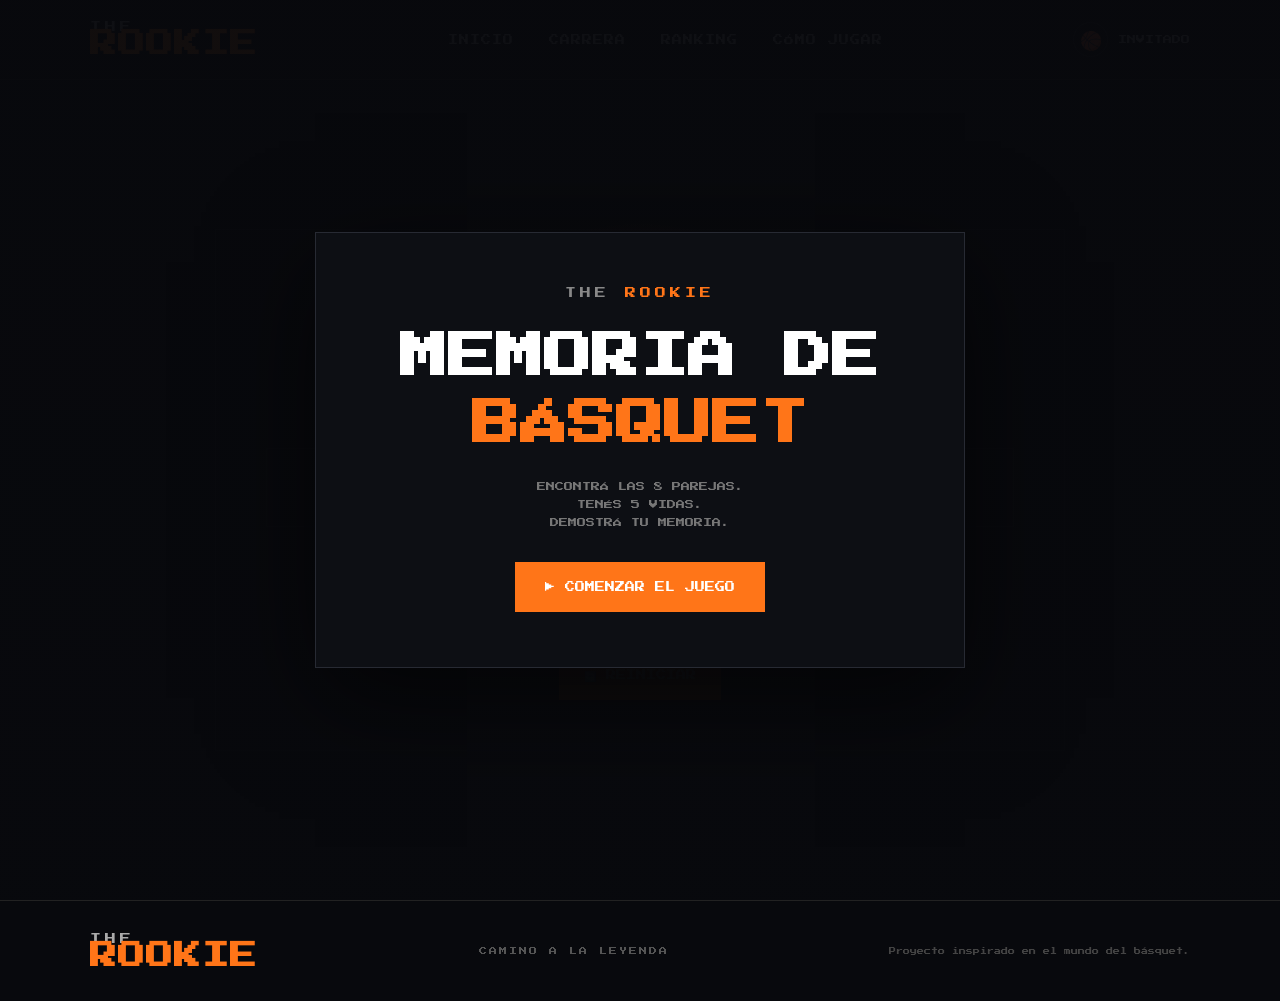
<file: Juegodememoria.html>
<!DOCTYPE html>
<html lang="es">
<head>
    <meta charset="UTF-8">
    <meta name="viewport" content="width=device-width, initial-scale=1.0">

    <title>THE ROOKIE | Memoria de Básquet</title>

    <!-- FUENTE -->
    <link rel="preconnect" href="https://fonts.googleapis.com">
    <link rel="preconnect" href="https://fonts.gstatic.com" crossorigin>
    <link href="https://fonts.googleapis.com/css2?family=Press+Start+2P&display=swap" rel="stylesheet">

    <style>

        /* =========================
           RESET
        ========================= */

        * {
            margin: 0;
            padding: 0;
            box-sizing: border-box;
            font-family: "Press Start 2P", system-ui, sans-serif;
        }

        html {
            scroll-behavior: smooth;
        }

        body {
            min-height: 100vh;
            background: #08090d;
            color: white;
            overflow-x: hidden;
        }


        /* =========================
           FONDO THE ROOKIE
        ========================= */

        .background {
            position: fixed;
            inset: 0;

            background:
                linear-gradient(
                    rgba(8, 9, 13, 0.88),
                    rgba(8, 9, 13, 0.98)
                ),
                radial-gradient(
                    circle at 80% 20%,
                    rgba(255, 120, 20, 0.18),
                    transparent 35%
                );

            z-index: -2;
        }

        .background::after {
            content: "";

            position: absolute;
            inset: 0;

            background-image:
                linear-gradient(
                    rgba(255,255,255,0.015) 1px,
                    transparent 1px
                ),
                linear-gradient(
                    90deg,
                    rgba(255,255,255,0.015) 1px,
                    transparent 1px
                );

            background-size: 40px 40px;

            opacity: 0.5;
        }


        /* =========================
           NAVBAR
        ========================= */

        .navbar {
            width: 100%;
            height: 80px;

            display: flex;
            align-items: center;
            justify-content: space-between;

            padding: 0 7%;

            border-bottom: 1px solid rgba(255,255,255,0.08);

            background: rgba(8,9,13,0.85);

            backdrop-filter: blur(12px);

            position: sticky;
            top: 0;

            z-index: 100;
        }


        /* LOGO */

        .logo {
            display: flex;
            flex-direction: column;

            line-height: 0.8;
        }

        .logo span {
            font-size: 11px;
            letter-spacing: 4px;
            color: #aaa;
        }

        .logo strong {
            font-size: 27px;
            letter-spacing: 1px;
            color: #ff7518;
        }


        /* NAV */

        nav {
            display: flex;
            gap: 35px;
        }

        nav a {
            color: #aaa;

            text-decoration: none;

            font-size: 10px;
            letter-spacing: 1px;

            transition: 0.3s;
        }

        nav a:hover {
            color: #ff7518;
        }


        /* USER */

        .user {
            display: flex;
            align-items: center;

            gap: 10px;

            font-size: 9px;
            color: #aaa;
        }

        .user-icon {
            width: 35px;
            height: 35px;

            display: flex;
            align-items: center;
            justify-content: center;

            border: 1px solid #333;

            border-radius: 50%;

            font-size: 18px;
        }


        /* =========================
           CONTENEDOR DEL JUEGO
        ========================= */

        .game-container {
            min-height: calc(100vh - 80px);

            display: flex;
            align-items: center;
            justify-content: center;

            padding: 70px 7%;
        }

        .game {
            width: 100%;
            max-width: 850px;

            text-align: center;

            padding: 50px;

            background: #0d0f14;

            border: 1px solid #272a33;

            box-shadow:
                0 25px 80px rgba(0,0,0,0.45);
        }


        /* =========================
           TITULO
        ========================= */

        .game-subtitle {
            color: #ff7518;

            font-size: 10px;

            letter-spacing: 3px;

            margin-bottom: 18px;
        }

        h1 {
            font-size: clamp(25px, 4vw, 42px);

            line-height: 1.3;

            margin-bottom: 30px;
        }

        h1 span {
            color: #ff7518;
        }


        /* =========================
           INFO
        ========================= */

        .info {
            display: grid;

            grid-template-columns: 1fr 1fr;

            gap: 15px;

            margin: 25px 0;
        }

        .info-box {
            background: #14161d;

            border: 1px solid #272a33;

            padding: 20px;

            transition: 0.3s;
        }

        .info-box:hover {
            border-color: #ff7518;
        }

        .info-label {
            display: block;

            color: #777;

            font-size: 8px;

            margin-bottom: 12px;

            letter-spacing: 1px;
        }

        .info-value {
            color: white;

            font-size: 17px;
        }

        .info-value.orange {
            color: #ff7518;
        }


        /* =========================
           MENSAJE
        ========================= */

        #message {
            min-height: 40px;

            display: flex;
            align-items: center;
            justify-content: center;

            color: #999;

            font-size: 10px;

            line-height: 1.8;

            margin: 15px 0 25px;
        }


        /* =========================
           TABLERO
        ========================= */

        .game-board {
            display: grid;

            grid-template-columns:
                repeat(4, 1fr);

            gap: 12px;

            width: 100%;

            margin: 25px auto 30px;
        }


        /* =========================
           CARTAS
        ========================= */

        .card {
            height: 145px;

            perspective: 800px;

            cursor: pointer;
        }

        .card-inner {
            width: 100%;
            height: 100%;

            position: relative;

            transition:
                transform 0.45s
                cubic-bezier(.2,.8,.2,1);

            transform-style: preserve-3d;
        }

        .card.flipped .card-inner,
        .card.matched .card-inner {
            transform: rotateY(180deg);
        }


        .card-front,
        .card-back {
            position: absolute;

            width: 100%;
            height: 100%;

            backface-visibility: hidden;

            display: flex;

            align-items: center;
            justify-content: center;

            border: 2px solid #30333c;

            transition: 0.3s;
        }


        /* PARTE DELANTERA */

        .card-front {
            background:
                linear-gradient(
                    135deg,
                    #171920,
                    #0e1015
                );

            color: #ff7518;

            font-size: 42px;

            box-shadow:
                inset 0 0 0 1px rgba(255,117,24,0.08);
        }

        .card-front::after {
            content: "ROOKIE";

            position: absolute;

            bottom: 12px;

            font-size: 6px;

            letter-spacing: 2px;

            color: #444;
        }


        /* PARTE TRASERA */

        .card-back {
            background: #f0f0f0;

            color: #111;

            font-size: 42px;

            transform: rotateY(180deg);

            border-color: #ff7518;

            box-shadow:
                0 0 25px rgba(255,117,24,0.08);
        }


        /* PAREJA ENCONTRADA */

        .matched .card-back {
            background: #ff7518;

            color: white;

            border-color: #ff9b58;

            box-shadow:
                0 0 25px rgba(255,117,24,0.35);
        }


        /* HOVER */

        .card:not(.matched):hover .card-front {
            border-color: #ff7518;

            transform: translateY(-3px);

            box-shadow:
                0 10px 25px rgba(0,0,0,0.4);
        }


        /* =========================
           BOTONES
        ========================= */

        button {
            border: none;

            background: #ff7518;

            color: white;

            font-family:
                "Press Start 2P",
                system-ui,
                sans-serif;

            font-size: 10px;

            padding: 18px 25px;

            cursor: pointer;

            transition: 0.3s;
        }

        button:hover {
            background: #ff8d42;

            transform: translateY(-3px);
        }

        #restart {
            margin-top: 5px;
        }


        /* =========================
           PANTALLA DE INICIO
        ========================= */

        #start-screen {
            position: fixed;

            inset: 0;

            background:
                linear-gradient(
                    rgba(8,9,13,0.96),
                    rgba(8,9,13,0.98)
                );

            display: flex;

            justify-content: center;
            align-items: center;

            flex-direction: column;

            z-index: 1000;

            text-align: center;

            padding: 30px;
        }


        #start-screen::before {
            content: "";

            position: absolute;

            width: 500px;
            height: 500px;

            background:
                radial-gradient(
                    circle,
                    rgba(255,117,24,0.12),
                    transparent 65%
                );

            pointer-events: none;
        }


        .start-content {
            position: relative;

            max-width: 650px;

            padding: 55px;

            background: #0d0f14;

            border: 1px solid #272a33;

            box-shadow:
                0 30px 100px rgba(0,0,0,0.6);
        }


        .start-logo {
            color: #888;

            font-size: 11px;

            letter-spacing: 4px;

            margin-bottom: 25px;
        }

        .start-logo span {
            color: #ff7518;
        }


        #start-screen h1 {
            font-size: clamp(25px, 5vw, 48px);

            line-height: 1.4;

            margin-bottom: 20px;
        }

        #start-screen h1 span {
            color: #ff7518;
        }


        #start-screen p {
            color: #777;

            font-size: 9px;

            line-height: 2;

            margin-bottom: 30px;
        }


        #start-button {
            font-size: 10px;

            padding: 20px 30px;
        }


        /* =========================
           FOOTER
        ========================= */

        footer {
            padding: 35px 7%;

            border-top: 1px solid #222;

            display: flex;

            align-items: center;
            justify-content: space-between;

            background: #08090d;
        }

        footer p {
            color: #555;

            font-size: 8px;

            letter-spacing: 2px;
        }

        footer small {
            color: #444;

            font-size: 7px;
        }


        /* =========================
           RESPONSIVE
        ========================= */

        @media (max-width: 900px) {

            nav {
                display: none;
            }

            .game {
                padding: 35px 25px;
            }

            .card {
                height: 125px;
            }

        }


        @media (max-width: 600px) {

            .navbar {
                padding: 0 5%;
            }

            .user span {
                display: none;
            }

            .game-container {
                padding: 40px 4%;
            }

            .game {
                padding: 25px 15px;
            }

            .info {
                grid-template-columns: 1fr;
            }

            .game-board {
                gap: 8px;
            }

            .card {
                height: 85px;
            }

            .card-front,
            .card-back {
                font-size: 27px;
            }

            .card-front::after {
                display: none;
            }

            #message {
                font-size: 8px;
            }

            footer {
                flex-direction: column;

                gap: 15px;

                text-align: center;
            }

            .start-content {
                padding: 35px 20px;
            }

        }

    </style>
</head>


<body>

    <!-- FONDO -->
    <div class="background"></div>


    <!-- =========================
         NAVBAR
    ========================= -->

    <header class="navbar">

        <div class="logo">
            <span>THE</span>
            <strong>ROOKIE</strong>
        </div>

        <nav>
            <a href="página_principal.html#inicio">INICIO</a>
            <a href="página_principal.html#carrera">CARRERA</a>
            <a href="página_principal.html#ranking">RANKING</a>
            <a href="página_principal.html#como-jugar">
                CÓMO JUGAR
            </a>
        </nav>

        <div class="user">

            <div class="user-icon">
                🏀
            </div>

            <span>INVITADO</span>

        </div>

    </header>


    <!-- =========================
         PANTALLA INICIAL
    ========================= -->

    <div id="start-screen">

        <div class="start-content">

            <div class="start-logo">
                THE <span>ROOKIE</span>
            </div>

            <h1>
                MEMORIA DE
                <span>BÁSQUET</span>
            </h1>

            <p>
                ENCONTRÁ LAS 8 PAREJAS.<br>
                TENÉS 5 VIDAS.<br>
                DEMOSTRÁ TU MEMORIA.
            </p>

            <button id="start-button">
                ▶ COMENZAR EL JUEGO
            </button>

        </div>

    </div>


    <!-- =========================
         JUEGO
    ========================= -->

    <main class="game-container">

        <div class="game">

            <p class="game-subtitle">
                ENTRENAMIENTO
            </p>

            <h1>
                MEMORIA DE
                <span>BÁSQUET</span>
            </h1>


            <!-- INFORMACIÓN -->

            <div class="info">

                <div class="info-box">

                    <span class="info-label">
                        VIDAS
                    </span>

                    <span
                        class="info-value"
                        id="lives">
                        5
                    </span>

                </div>


                <div class="info-box">

                    <span class="info-label">
                        PAREJAS
                    </span>

                    <span
                        class="info-value orange"
                        id="pairs">
                        0/8
                    </span>

                </div>

            </div>


            <!-- MENSAJE -->

            <p id="message">
                PRESIONÁ "COMENZAR EL JUEGO"
            </p>


            <!-- TABLERO -->

            <div
                id="game-board"
                class="game-board">
            </div>


            <!-- REINICIAR -->

            <button id="restart">
                🔄 REINICIAR
            </button>

        </div>

    </main>


    <!-- =========================
         FOOTER
    ========================= -->

    <footer>

        <div class="logo">

            <span>THE</span>

            <strong>ROOKIE</strong>

        </div>

        <p>
            CAMINO A LA LEYENDA
        </p>

        <small>
            Proyecto inspirado en el mundo del básquet.
        </small>

    </footer>


    <!-- =========================
         JAVASCRIPT
    ========================= -->

    <script>

        const board =
            document.getElementById("game-board");

        const livesText =
            document.getElementById("lives");

        const pairsText =
            document.getElementById("pairs");

        const message =
            document.getElementById("message");

        const restart =
            document.getElementById("restart");

        const startScreen =
            document.getElementById("start-screen");

        const startButton =
            document.getElementById("start-button");


        /* =========================
           8 PAREJAS
        ========================= */

        const symbols = [

            "🏀", "🏀",

            "⛹️", "⛹️",

            "🏆", "🏆",

            "🥇", "🥇",

            "👟", "👟",

            "🎽", "🎽",

            "🔥", "🔥",

            "⭐", "⭐"

        ];


        let firstCard = null;

        let secondCard = null;

        let lockBoard = true;

        let lives = 5;

        let pairs = 0;


        /* =========================
           MEZCLAR
        ========================= */

        function shuffle(array) {

            for (
                let i = array.length - 1;
                i > 0;
                i--
            ) {

                const j =
                    Math.floor(
                        Math.random() * (i + 1)
                    );

                [
                    array[i],
                    array[j]
                ] = [
                    array[j],
                    array[i]
                ];

            }

        }


        /* =========================
           CREAR TABLERO
        ========================= */

        function createBoard() {

            board.innerHTML = "";

            firstCard = null;

            secondCard = null;

            lockBoard = true;

            lives = 5;

            pairs = 0;

            livesText.textContent = lives;

            pairsText.textContent =
                pairs + "/8";

            message.textContent =
                "👀 ¡MEMORIZÁ LAS CARTAS!";


            const cards = [...symbols];

            shuffle(cards);


            cards.forEach(symbol => {

                const card =
                    document.createElement("div");

                card.classList.add("card");


                card.innerHTML = `

                    <div class="card-inner">

                        <div class="card-front">
                            🏀
                        </div>

                        <div class="card-back">
                            ${symbol}
                        </div>

                    </div>

                `;


                board.appendChild(card);

            });


            /* MOSTRAR CARTAS */

            const allCards =
                document.querySelectorAll(".card");


            allCards.forEach(card => {

                card.classList.add("flipped");

            });


            /* OCULTAR DESPUÉS DE 1 SEGUNDO */

            setTimeout(() => {

                allCards.forEach(card => {

                    if (
                        !card.classList.contains("matched")
                    ) {

                        card.classList.remove(
                            "flipped"
                        );

                    }

                });


                lockBoard = false;

                message.textContent =
                    "🧠 ¡ENCONTRÁ TODOS LOS PARES!";

            }, 1000);

        }


        /* =========================
           VOLTEAR CARTA
        ========================= */

        function flipCard(card) {

            if (lockBoard)
                return;

            if (card === firstCard)
                return;

            if (
                card.classList.contains("matched")
            )
                return;


            card.classList.add("flipped");


            if (!firstCard) {

                firstCard = card;

                return;

            }


            secondCard = card;

            lockBoard = true;

            checkMatch();

        }


        /* =========================
           COMPROBAR PAREJA
        ========================= */

        function checkMatch() {

            const firstSymbol =
                firstCard
                    .querySelector(".card-back")
                    .textContent
                    .trim();


            const secondSymbol =
                secondCard
                    .querySelector(".card-back")
                    .textContent
                    .trim();


            /* PAREJA */

            if (
                firstSymbol === secondSymbol
            ) {

                firstCard.classList.add(
                    "matched"
                );

                secondCard.classList.add(
                    "matched"
                );


                pairs++;


                pairsText.textContent =
                    pairs + "/8";


                firstCard = null;

                secondCard = null;

                lockBoard = false;


                message.textContent =
                    "✅ ¡PAREJA ENCONTRADA!";


                /* GANÓ */

                if (pairs === 8) {

                    lockBoard = true;

                    message.textContent =
                        "🏆 ¡GANASTE! ENCONTRASTE TODAS LAS PAREJAS.";

                }

            }


            /* NO ES PAREJA */

            else {

                lives--;

                livesText.textContent =
                    lives;


                message.textContent =
                    "❌ NO COINCIDEN.";


                setTimeout(() => {

                    firstCard.classList.remove(
                        "flipped"
                    );

                    secondCard.classList.remove(
                        "flipped"
                    );


                    firstCard = null;

                    secondCard = null;


                    /* GAME OVER */

                    if (lives <= 0) {

                        lockBoard = true;

                        message.textContent =
                            "💥 GAME OVER. TE QUEDASTE SIN VIDAS.";

                    }

                    else {

                        lockBoard = false;

                    }

                }, 800);

            }

        }


        /* =========================
           CLIC EN CARTAS
        ========================= */

        board.addEventListener(
            "click",
            function(e) {

                const card =
                    e.target.closest(".card");


                if (!card)
                    return;


                flipCard(card);

            }
        );


        /* =========================
           COMENZAR
        ========================= */

        startButton.addEventListener(
            "click",
            function() {

                startScreen.style.display =
                    "none";

                createBoard();

            }
        );


        /* =========================
           REINICIAR
        ========================= */

        restart.addEventListener(
            "click",
            function() {

                createBoard();

            }
        );

    </script>

</body>
</html>

</body>
</html>
</file>
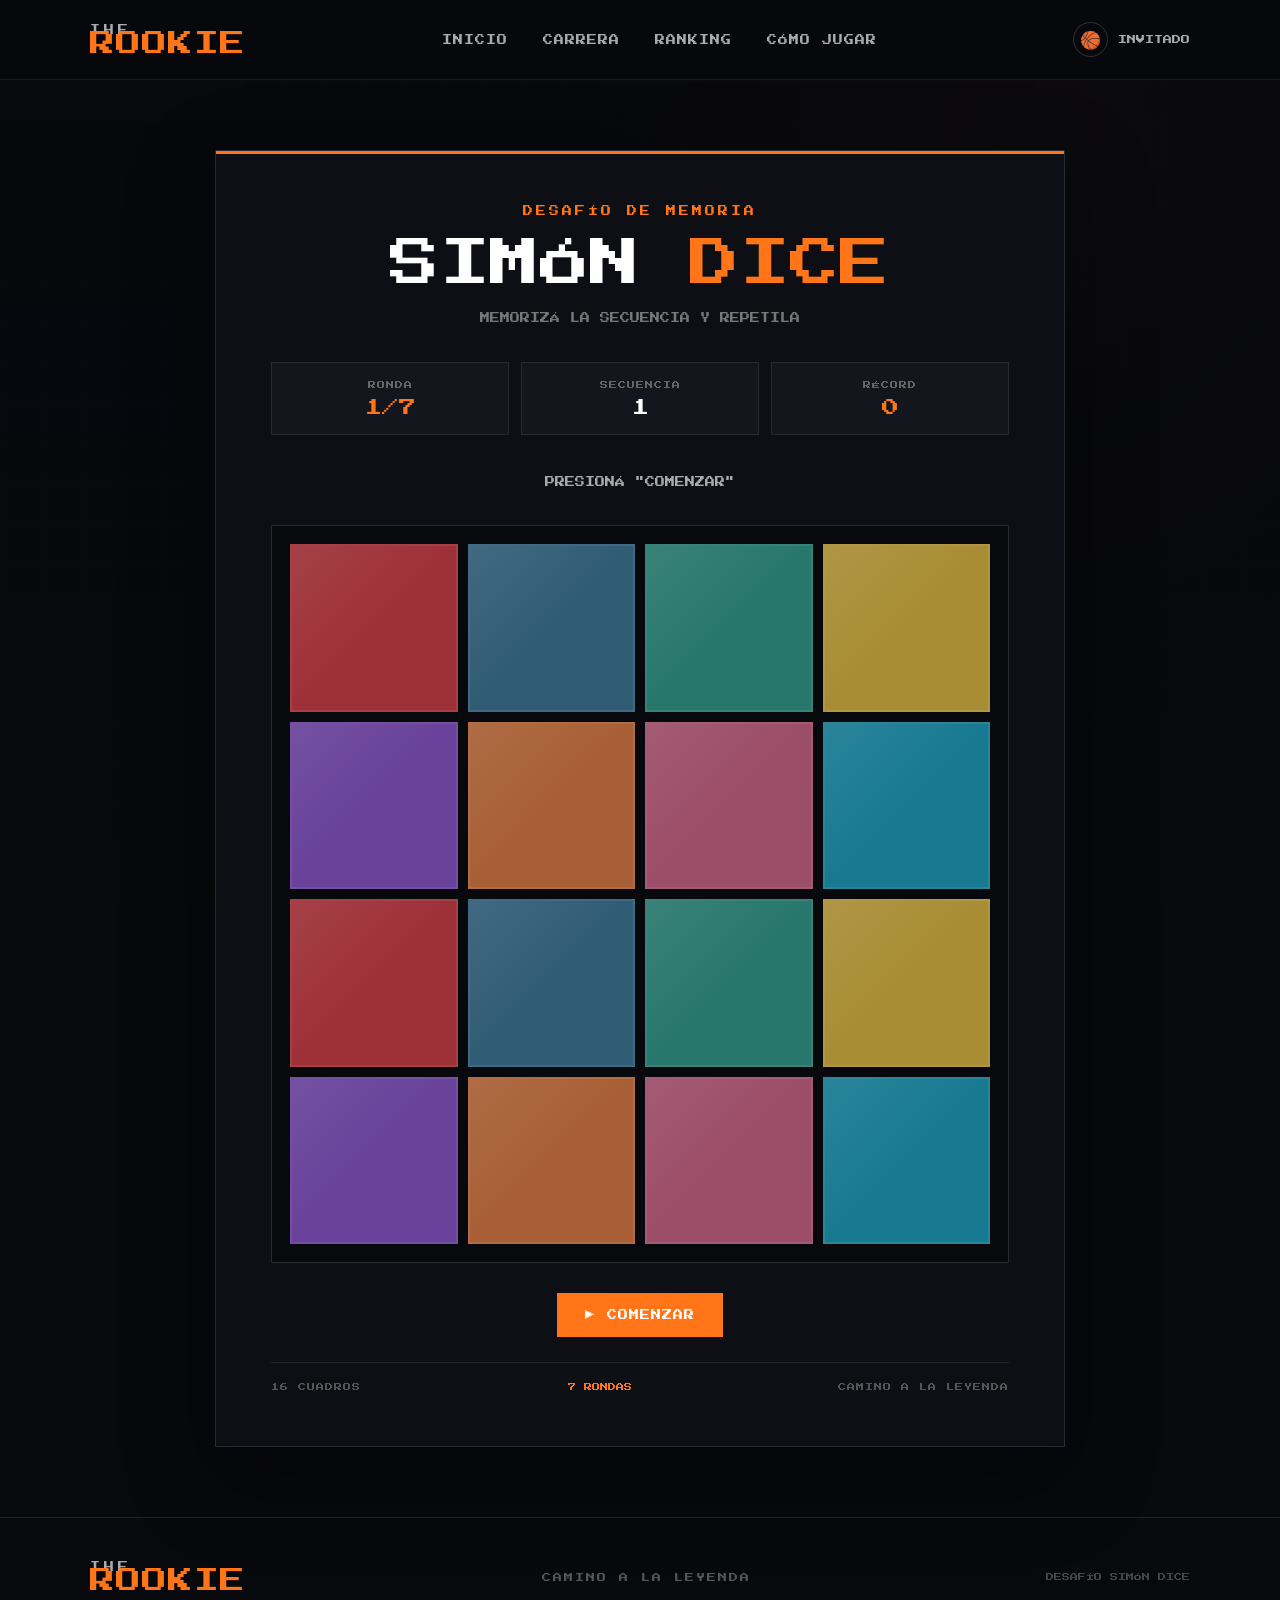
<file: Simondice.html>
<!DOCTYPE html>
<html lang="es">
<head>
    <meta charset="UTF-8">
    <meta name="viewport" content="width=device-width, initial-scale=1.0">

    <title>THE ROOKIE | Simón Dice</title>

    <link rel="preconnect" href="https://fonts.googleapis.com">
    <link rel="preconnect" href="https://fonts.gstatic.com/" crossorigin>
    <link href="https://fonts.googleapis.com/css2?family=Press+Start+2P&display=swap" rel="stylesheet">

    <style>

        /* =========================
           GENERAL
        ========================= */

        * {
            margin: 0;
            padding: 0;
            box-sizing: border-box;
            font-family: "Press Start 2P", system-ui, sans-serif;
            font-weight: 400;
        }

        html {
            scroll-behavior: smooth;
        }

        body {
            min-height: 100vh;
            background: #08090d;
            color: white;
            overflow-x: hidden;
        }


        /* =========================
           FONDO THE ROOKIE
        ========================= */

        .background {
            position: fixed;
            inset: 0;

            background:
                linear-gradient(
                    rgba(8, 9, 13, 0.88),
                    rgba(8, 9, 13, 0.98)
                ),
                radial-gradient(
                    circle at 80% 20%,
                    rgba(255, 120, 20, 0.18),
                    transparent 35%
                );

            z-index: -2;
        }

        .background::after {
            content: "";

            position: absolute;
            inset: 0;

            background-image:
                linear-gradient(
                    rgba(255,255,255,0.025) 1px,
                    transparent 1px
                ),
                linear-gradient(
                    90deg,
                    rgba(255,255,255,0.025) 1px,
                    transparent 1px
                );

            background-size: 40px 40px;

            opacity: 0.25;
        }


        /* =========================
           NAVBAR
        ========================= */

        .navbar {
            width: 100%;
            height: 80px;

            display: flex;
            align-items: center;
            justify-content: space-between;

            padding: 0 7%;

            border-bottom: 1px solid rgba(255,255,255,0.08);

            background: rgba(8,9,13,0.85);
            backdrop-filter: blur(12px);

            position: sticky;
            top: 0;

            z-index: 100;
        }

        .logo {
            display: flex;
            flex-direction: column;

            line-height: 0.8;
        }

        .logo span {
            font-size: 10px;
            letter-spacing: 4px;
            color: #aaa;
        }

        .logo strong {
            font-size: 25px;
            letter-spacing: 1px;
            color: #ff7518;
        }

        nav {
            display: flex;
            gap: 35px;
        }

        nav a {
            color: #aaa;
            text-decoration: none;

            font-size: 10px;
            letter-spacing: 1px;

            transition: 0.3s;
        }

        nav a:hover {
            color: #ff7518;
        }

        .user {
            display: flex;
            align-items: center;
            gap: 10px;

            font-size: 9px;
            color: #aaa;
        }

        .user-icon {
            width: 35px;
            height: 35px;

            display: flex;
            align-items: center;
            justify-content: center;

            border: 1px solid #333;
            border-radius: 50%;

            font-size: 17px;
        }


        /* =========================
           CONTENEDOR PRINCIPAL
        ========================= */

        .game-wrapper {
            min-height: calc(100vh - 80px);

            display: flex;
            justify-content: center;
            align-items: center;

            padding: 70px 7%;
        }

        .game {
            width: 100%;
            max-width: 850px;

            background: #0d0f14;

            border: 1px solid #272a33;

            padding: 55px;

            position: relative;

            box-shadow:
                0 30px 80px rgba(0,0,0,0.45);
        }

        .game::before {
            content: "";

            position: absolute;

            top: 0;
            left: 0;

            width: 100%;
            height: 3px;

            background: #ff7518;
        }


        /* =========================
           ENCABEZADO
        ========================= */

        .game-header {
            text-align: center;

            margin-bottom: 35px;
        }

        .small-title {
            color: #ff7518;

            font-size: 10px;

            letter-spacing: 3px;

            margin-bottom: 18px;
        }

        h1 {
            font-size: clamp(30px, 5vw, 50px);

            line-height: 1.2;

            margin-bottom: 15px;
        }

        h1 span {
            color: #ff7518;
        }

        .subtitle {
            color: #777;

            font-size: 10px;

            line-height: 1.8;
        }


        /* =========================
           INFORMACIÓN
        ========================= */

        .info {
            display: grid;

            grid-template-columns: repeat(3, 1fr);

            gap: 12px;

            margin-bottom: 25px;
        }

        .info-box {
            background: #14161d;

            border: 1px solid #272a33;

            padding: 18px 10px;

            text-align: center;

            transition: 0.3s;
        }

        .info-box:hover {
            border-color: #ff7518;
        }

        .info-box span {
            display: block;

            color: #666;

            font-size: 8px;

            margin-bottom: 10px;

            letter-spacing: 1px;
        }

        .info-box strong {
            font-size: 17px;

            color: white;
        }

        .info-box strong.highlight {
            color: #ff7518;
        }


        /* =========================
           MENSAJE
        ========================= */

        #message {
            min-height: 45px;

            display: flex;
            justify-content: center;
            align-items: center;

            text-align: center;

            color: #aaa;

            font-size: 10px;

            line-height: 1.7;

            margin-bottom: 20px;
        }


        /* =========================
           TABLERO
        ========================= */

        .board-container {
            background: #08090d;

            border: 1px solid #272a33;

            padding: 18px;

            position: relative;
        }

        .board {
            width: 100%;

            display: grid;

            grid-template-columns:
                repeat(4, 1fr);

            gap: 10px;
        }


        /* =========================
           CUADROS
        ========================= */

        .color-button {
            width: 100%;

            aspect-ratio: 1 / 1;

            border: 2px solid rgba(255,255,255,0.08);

            border-radius: 0;

            cursor: pointer;

            position: relative;

            transition:
                transform 0.1s,
                filter 0.1s,
                box-shadow 0.1s,
                border-color 0.1s;

            overflow: hidden;
        }

        .color-button::after {
            content: "";

            position: absolute;

            inset: 0;

            background:
                linear-gradient(
                    135deg,
                    rgba(255,255,255,0.08),
                    transparent 50%
                );

            pointer-events: none;
        }

        .color-button:hover {
            transform: translateY(-2px);

            border-color: rgba(255,117,24,0.6);
        }

        .color-button:active {
            transform: scale(0.96);
        }


        /* =========================
           COLORES
        ========================= */

        .red {
            background: #9e3038;
        }

        .blue {
            background: #315c76;
        }

        .green {
            background: #28776d;
        }

        .yellow {
            background: #a98d35;
        }

        .purple {
            background: #69419a;
        }

        .orange {
            background: #a85f35;
        }

        .pink {
            background: #9c4d68;
        }

        .cyan {
            background: #187a91;
        }


        /* =========================
           EFECTO SIMÓN
        ========================= */

        .color-button.active {
            filter: brightness(2);

            border-color: white;

            box-shadow:
                0 0 20px rgba(255,255,255,0.7),
                0 0 50px rgba(255,117,24,0.4);

            transform: scale(0.94);

            z-index: 5;
        }


        /* =========================
           BOTÓN
        ========================= */

        #start-button {
            display: block;

            margin: 30px auto 0;

            padding: 17px 28px;

            border: none;

            border-radius: 0;

            background: #ff7518;

            color: white;

            font-family: "Press Start 2P", system-ui, sans-serif;

            font-size: 10px;

            letter-spacing: 1px;

            cursor: pointer;

            transition: 0.3s;
        }

        #start-button:hover {
            background: #ff8d42;

            transform: translateY(-3px);

            box-shadow:
                0 8px 25px rgba(255,117,24,0.25);
        }

        #start-button:disabled {
            opacity: 0.45;

            cursor: not-allowed;

            transform: none;

            box-shadow: none;
        }


        /* =========================
           PIE DEL JUEGO
        ========================= */

        .game-footer {
            display: flex;

            justify-content: space-between;

            align-items: center;

            margin-top: 25px;

            padding-top: 20px;

            border-top: 1px solid #22252d;
        }

        .game-footer span {
            color: #555;

            font-size: 8px;

            letter-spacing: 1px;
        }

        .game-footer strong {
            color: #ff7518;

            font-size: 8px;
        }


        /* =========================
           FOOTER
        ========================= */

        footer {
            padding: 45px 7%;

            border-top: 1px solid #222;

            display: flex;

            align-items: center;

            justify-content: space-between;

            background: #08090d;
        }

        footer p {
            color: #555;

            font-size: 9px;

            letter-spacing: 2px;
        }

        footer small {
            color: #444;

            font-size: 8px;
        }


        /* =========================
           RESPONSIVE
        ========================= */

        @media (max-width: 900px) {

            nav {
                display: none;
            }

            .game-wrapper {
                padding: 50px 5%;
            }

            .game {
                padding: 40px 30px;
            }

        }


        @media (max-width: 600px) {

            .navbar {
                padding: 0 5%;
            }

            .user span {
                display: none;
            }

            .game-wrapper {
                padding: 35px 15px;
            }

            .game {
                padding: 35px 18px;
            }

            .info {
                gap: 7px;
            }

            .info-box {
                padding: 15px 5px;
            }

            .info-box span {
                font-size: 6px;
            }

            .info-box strong {
                font-size: 12px;
            }

            .board-container {
                padding: 10px;
            }

            .board {
                gap: 6px;
            }

            .subtitle {
                font-size: 8px;
            }

            #message {
                font-size: 8px;
            }

            #start-button {
                font-size: 8px;

                padding: 15px 18px;
            }

            .game-footer {
                flex-direction: column;

                gap: 10px;
            }

            footer {
                flex-direction: column;

                gap: 20px;

                text-align: center;
            }

        }

    </style>
</head>

<body>

    <div class="background"></div>


    <!-- =========================
         NAVBAR
    ========================= -->

    <header class="navbar">

        <div class="logo">
            <span>THE</span>
            <strong>ROOKIE</strong>
        </div>

        <nav>
            <a href="página_principal.html#inicio">INICIO</a>
            <a href="página_principal.html#carrera">CARRERA</a>
            <a href="página_principal.html#ranking">RANKING</a>
            <a href="página_principal.html#como-jugar">
                CÓMO JUGAR
            </a>
        </nav>

        <div class="user">

            <div class="user-icon">
                🏀
            </div>

            <span>INVITADO</span>

        </div>

    </header>


    <!-- =========================
         JUEGO
    ========================= -->

    <main class="game-wrapper">

        <div class="game">


            <!-- ENCABEZADO -->

            <div class="game-header">

                <p class="small-title">
                    DESAFÍO DE MEMORIA
                </p>

                <h1>
                    SIMÓN <span>DICE</span>
                </h1>

                <p class="subtitle">
                    MEMORIZÁ LA SECUENCIA Y REPETILA
                </p>

            </div>


            <!-- INFORMACIÓN -->

            <div class="info">

                <div class="info-box">

                    <span>RONDA</span>

                    <strong
                        id="round"
                        class="highlight">
                        1/7
                    </strong>

                </div>


                <div class="info-box">

                    <span>SECUENCIA</span>

                    <strong id="sequence-length">
                        1
                    </strong>

                </div>


                <div class="info-box">

                    <span>RÉCORD</span>

                    <strong
                        id="record"
                        class="highlight">
                        0
                    </strong>

                </div>

            </div>


            <!-- MENSAJE -->

            <p id="message">
                PRESIONÁ "COMENZAR"
            </p>


            <!-- TABLERO -->

            <div class="board-container">

                <div
                    id="board"
                    class="board">

                    <!--
                        Los 16 cuadros
                        se generan con JS
                    -->

                </div>

            </div>


            <!-- BOTÓN -->

            <button id="start-button">
                ▶ COMENZAR
            </button>


            <!-- INFORMACIÓN INFERIOR -->

            <div class="game-footer">

                <span>
                    16 CUADROS
                </span>

                <strong>
                    7 RONDAS
                </strong>

                <span>
                    CAMINO A LA LEYENDA
                </span>

            </div>

        </div>

    </main>


    <!-- =========================
         FOOTER
    ========================= -->

    <footer>

        <div class="logo">

            <span>THE</span>

            <strong>ROOKIE</strong>

        </div>

        <p>
            CAMINO A LA LEYENDA
        </p>

        <small>
            DESAFÍO SIMÓN DICE
        </small>

    </footer>


    <!-- =========================
         JAVASCRIPT
    ========================= -->

    <script>

        const board =
            document.getElementById("board");

        const message =
            document.getElementById("message");

        const roundDisplay =
            document.getElementById("round");

        const sequenceLengthDisplay =
            document.getElementById("sequence-length");

        const recordDisplay =
            document.getElementById("record");

        const startButton =
            document.getElementById("start-button");


        /* =========================
           CONFIGURACIÓN
        ========================= */

        const colors = [

            "red",
            "blue",
            "green",
            "yellow",

            "purple",
            "orange",
            "pink",
            "cyan",

            "red",
            "blue",
            "green",
            "yellow",

            "purple",
            "orange",
            "pink",
            "cyan"

        ];


        /*
            7 rondas:

            3
            4
            5
            6
            6
            6
            6
        */

        const rounds = [

            3,
            4,
            5,
            6,
            6,
            6,
            6

        ];


        /* =========================
           VARIABLES
        ========================= */

        let buttons = [];

        let sequence = [];

        let playerSequence = [];

        let currentRound = 0;

        let playerTurn = false;

        let record = 0;


        /* =========================
           CREAR TABLERO
        ========================= */

        function createBoard() {

            board.innerHTML = "";

            buttons = [];


            colors.forEach(
                (color, index) => {

                    const button =
                        document.createElement("button");

                    button.classList.add(
                        "color-button",
                        color
                    );

                    button.dataset.index =
                        index;


                    button.addEventListener(
                        "click",
                        () => playerClick(index)
                    );


                    board.appendChild(button);

                    buttons.push(button);

                }
            );

        }


        /* =========================
           COMENZAR
        ========================= */

        function startGame() {

            currentRound = 0;

            sequence = [];

            playerSequence = [];

            playerTurn = false;

            startButton.disabled = true;

            startButton.textContent =
                "JUGANDO...";


            record = 0;

            recordDisplay.textContent =
                record;


            nextRound();

        }


        /* =========================
           SIGUIENTE RONDA
        ========================= */

        function nextRound() {

            playerTurn = false;

            playerSequence = [];


            currentRound++;


            if (
                currentRound >
                rounds.length
            ) {

                winGame();

                return;

            }


            const sequenceLength =
                rounds[
                    currentRound - 1
                ];


            sequence = [];


            for (
                let i = 0;
                i < sequenceLength;
                i++
            ) {

                const randomIndex =
                    Math.floor(
                        Math.random() *
                        buttons.length
                    );


                sequence.push(
                    randomIndex
                );

            }


            roundDisplay.textContent =
                `${currentRound}/${rounds.length}`;


            sequenceLengthDisplay.textContent =
                sequenceLength;


            message.textContent =
                "👀 MIRÁ LA SECUENCIA";


            setTimeout(
                () => {

                    showSequence();

                },
                800
            );

        }


        /* =========================
           MOSTRAR SECUENCIA
        ========================= */

        async function showSequence() {

            playerTurn = false;


            for (
                let i = 0;
                i < sequence.length;
                i++
            ) {

                const index =
                    sequence[i];


                await sleep(500);


                buttons[index]
                    .classList
                    .add("active");


                await sleep(450);


                buttons[index]
                    .classList
                    .remove("active");

            }


            playerTurn = true;


            message.textContent =
                "🎯 REPETÍ LA SECUENCIA";

        }


        /* =========================
           CLICK DEL JUGADOR
        ========================= */

        function playerClick(index) {

            if (!playerTurn) {
                return;
            }


            buttons[index]
                .classList
                .add("active");


            setTimeout(
                () => {

                    buttons[index]
                        .classList
                        .remove("active");

                },
                150
            );


            playerSequence.push(index);


            const position =
                playerSequence.length - 1;


            if (
                playerSequence[position] !==
                sequence[position]
            ) {

                gameOver();

                return;

            }


            if (
                playerSequence.length ===
                sequence.length
            ) {

                playerTurn = false;


                if (
                    currentRound >
                    record
                ) {

                    record =
                        currentRound;

                    recordDisplay.textContent =
                        record;

                }


                message.textContent =
                    "✓ ¡CORRECTO!";


                setTimeout(
                    () => {

                        nextRound();

                    },
                    1000
                );

            }

        }


        /* =========================
           GAME OVER
        ========================= */

        function gameOver() {

            playerTurn = false;


            message.textContent =
                `✕ TE EQUIVOCASTE. LLEGASTE A LA RONDA ${currentRound}.`;


            startButton.disabled = false;

            startButton.textContent =
                "↻ JUGAR DE NUEVO";

        }


        /* =========================
           GANAR
        ========================= */

        function winGame() {

            playerTurn = false;


            message.textContent =
                "🏆 ¡GANASTE! COMPLETASTE LAS 8 RONDAS.";


            startButton.disabled = false;

            startButton.textContent =
                "↻ JUGAR DE NUEVO";


            record = 8;

            recordDisplay.textContent =
                record;

        }


        /* =========================
           ESPERAR
        ========================= */

        function sleep(milliseconds) {

            return new Promise(
                resolve =>
                    setTimeout(
                        resolve,
                        milliseconds
                    )
            );

        }


        /* =========================
           BOTÓN
        ========================= */

        startButton.addEventListener(
            "click",
            startGame
        );


        /* =========================
           INICIAR
        ========================= */

        createBoard();

    </script>

</body>
</html>
</body>
</html>
</file>
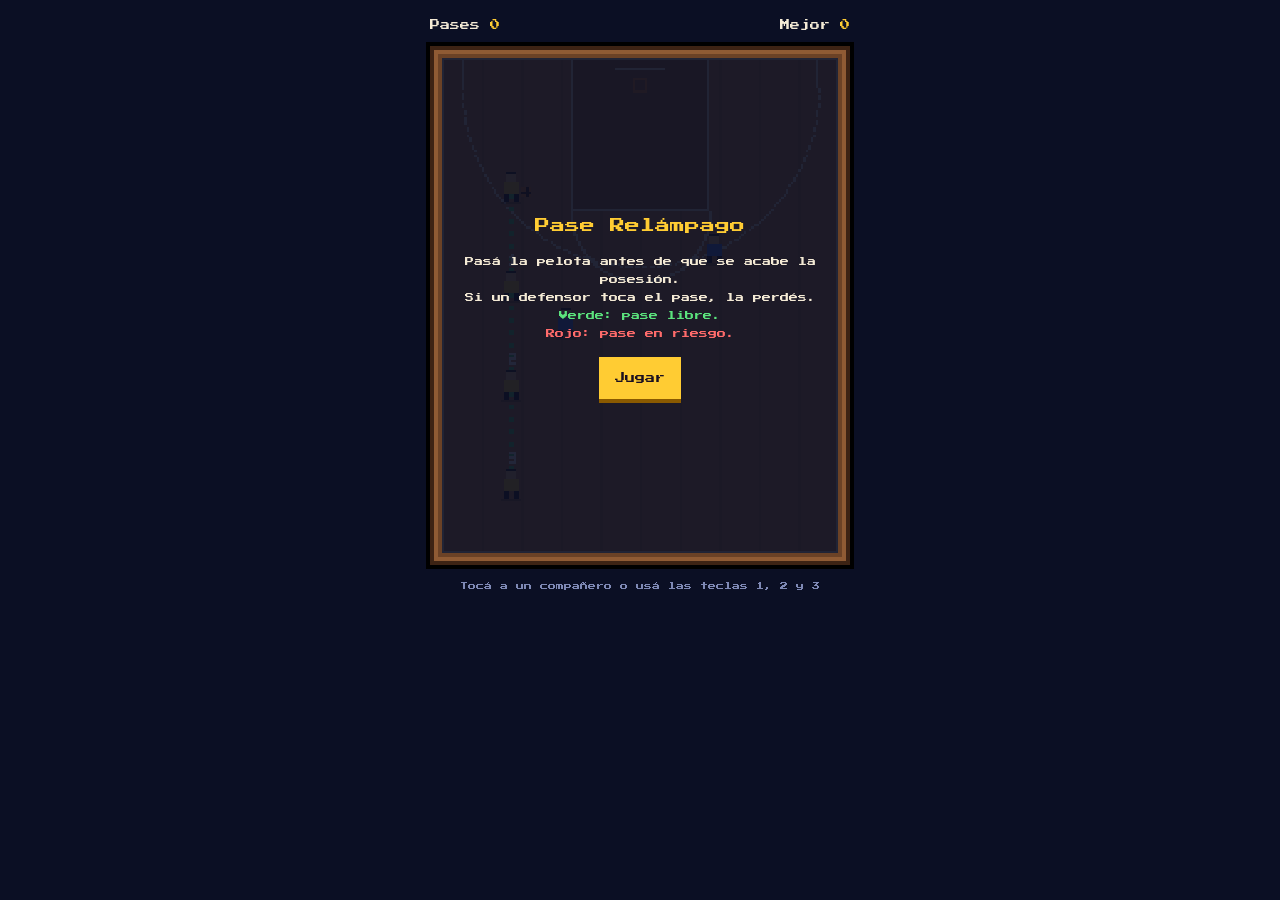
<file: minijuego pase/pase-relampago.html>
<!DOCTYPE html>
<html lang="es">
<head>
<meta charset="utf-8">
<meta name="viewport" content="width=device-width, initial-scale=1">
<title>Pase Relámpago</title>
<link href="https://fonts.googleapis.com/css2?family=Press+Start+2P&display=swap" rel="stylesheet">
<style>
body{margin:0;background:#0b0f24;color:#f4ead5;font:10px/1.8 'Press Start 2P','Courier New',monospace;display:flex;justify-content:center;padding:16px 8px}
.juego{width:100%;max-width:420px}
.hud{display:flex;justify-content:space-between;margin-bottom:12px}
.hud b{color:#ffcc33;font-weight:400}
.marco{position:relative;background:#6b4226;padding:12px;box-shadow:inset 0 0 0 4px #3d2314,inset 0 0 0 8px #8f5b34,0 0 0 4px #000}
canvas{display:block;width:100%;image-rendering:pixelated;touch-action:manipulation;background:#000}
.capa{position:absolute;inset:12px;background:rgba(11,15,36,.9);display:flex;flex-direction:column;align-items:center;justify-content:center;text-align:center;gap:14px;padding:16px}
.capa[hidden]{display:none}
.capa h1{font-size:15px;font-weight:400;margin:0;color:#ffcc33}
.capa p{margin:0;font-size:9px;line-height:2}
.v{color:#5be37d}.r{color:#ff6b6b}
button{font:inherit;font-size:10px;padding:12px 16px;background:#ffcc33;color:#1b1020;border:0;box-shadow:0 4px 0 #8a5a00;cursor:pointer}
button:active{transform:translateY(4px);box-shadow:none}
button:focus-visible{outline:4px solid #fff;outline-offset:2px}
.ayuda{margin:14px 0 0;font-size:8px;color:#7f89b5;text-align:center}
</style>
</head>
<body>
<main class="juego">
  <div class="hud"><span>Pases <b id="pts">0</b></span><span>Mejor <b id="mejor">0</b></span></div>
  <div class="marco">
    <canvas id="cv" aria-label="Cancha vista desde arriba. Tocá a un compañero para pasarle la pelota."></canvas>
    <div class="capa" id="capa">
      <h1 id="tit">Pase Relámpago</h1>
      <p id="txt">Pasá la pelota antes de que se acabe la posesión.<br>Si un defensor toca el pase, la perdés.<br><span class="v">Verde: pase libre.</span><br><span class="r">Rojo: pase en riesgo.</span></p>
      <button id="ok" type="button">Jugar</button>
    </div>
  </div>
  <p class="ayuda">Tocá a un compañero o usá las teclas 1, 2 y 3</p>
</main>
<script>
(() => {
  const W = 160, H = 200;
  const cv = document.getElementById('cv'), g = cv.getContext('2d');
  cv.width = W; cv.height = H;
  const $ = id => document.getElementById(id);
  const SPOTS = [];
  for (const y of [55, 95, 135, 175]) for (const x of [28, 80, 132]) SPOTS.push([x, y]);
  const DIG = {1:'010110010010111', 2:'111001111100111', 3:'111001111001111'};
  let mejor = 0;
  try { mejor = +localStorage.getItem('pase-relampago') || 0; } catch (e) {}
  $('mejor').textContent = mejor;
  let st = 'inicio', pts = 0, tiempo = 1, max = 1, jug = [], defs = [], hold = 0, bola = null, last = 0;

  const limite = () => Math.max(1, 2.4 - pts * 0.04);
  const rec = () => jug.map((_, i) => i).filter(i => i !== hold).sort((a, b) => jug[a].tx - jug[b].tx);
  function mezclar(a){ a = a.slice(); for (let i = a.length - 1; i > 0; i--) { const j = Math.floor(Math.random() * (i + 1)); [a[i], a[j]] = [a[j], a[i]]; } return a; }
  function distSeg(px, py, ax, ay, bx, by){
    const dx = bx - ax, dy = by - ay, l = dx * dx + dy * dy || 1;
    const t = Math.max(0, Math.min(1, ((px - ax) * dx + (py - ay) * dy) / l));
    return Math.hypot(px - (ax + t * dx), py - (ay + t * dy));
  }
  function nuevoDef(){ defs.push({x: 20 + Math.random() * 120, y: 50 + Math.random() * 130, a: Math.random() * 6.28}); }
  function reubicar(){
    const h = jug[hold];
    const libres = mezclar(SPOTS.filter(s => Math.hypot(s[0] - h.tx, s[1] - h.ty) > 30));
    let k = 0;
    jug.forEach((j, i) => { if (i !== hold) { j.tx = libres[k][0]; j.ty = libres[k][1]; k++; } });
  }
  function empezar(){
    pts = 0; $('pts').textContent = 0; defs = []; nuevoDef(); nuevoDef(); bola = null; hold = 0;
    jug = [0, 1, 2, 3].map(() => ({x: 80, y: 165, tx: 80, ty: 165}));
    reubicar();
    jug.forEach(j => { j.x = j.tx; j.y = j.ty; });
    max = tiempo = limite(); st = 'juego'; $('capa').hidden = true;
    last = performance.now(); requestAnimationFrame(loop);
  }
  function pasar(i){
    if (st !== 'juego' || bola) return;
    const h = jug[hold], r = jug[i];
    bola = {ax: h.x, ay: h.y, bx: r.tx, by: r.ty, x: h.x, y: h.y, p: 0, to: i};
  }
  function fin(m){
    st = 'fin';
    const nuevo = pts > mejor;
    if (nuevo) { mejor = pts; try { localStorage.setItem('pase-relampago', mejor); } catch (e) {} $('mejor').textContent = mejor; }
    $('tit').textContent = m;
    $('txt').textContent = 'Pases: ' + pts + (nuevo ? '. ¡Nuevo récord!' : '');
    $('ok').textContent = 'Jugar de nuevo';
    $('capa').hidden = false; $('ok').focus(); dibujar();
  }
  function update(dt){
    jug.forEach(j => { const k = Math.min(1, dt * 10); j.x += (j.tx - j.x) * k; j.y += (j.ty - j.y) * k; });
    const v = Math.min(26 + pts * 1.4, 60);
    defs.forEach(d => {
      d.x += Math.cos(d.a) * v * dt; d.y += Math.sin(d.a) * v * dt;
      if (d.x < 8 || d.x > W - 8) { d.a = Math.PI - d.a; d.x = Math.max(8, Math.min(W - 8, d.x)); }
      if (d.y < 24 || d.y > H - 8) { d.a = -d.a; d.y = Math.max(24, Math.min(H - 8, d.y)); }
      if (Math.random() < dt * 0.6) d.a += (Math.random() - 0.5) * 1.6;
    });
    if (bola) {
      bola.p += dt / 0.3;
      const p = Math.min(1, bola.p);
      bola.x = bola.ax + (bola.bx - bola.ax) * p; bola.y = bola.ay + (bola.by - bola.ay) * p;
      if (defs.some(d => Math.hypot(d.x - bola.x, d.y - bola.y) < 8)) return fin('¡Te robaron el pase!');
      if (bola.p >= 1) {
        hold = bola.to; jug[hold].x = jug[hold].tx; jug[hold].y = jug[hold].ty; bola = null;
        pts++; $('pts').textContent = pts;
        if (pts % 6 === 0 && defs.length < 5) nuevoDef();
        reubicar(); max = tiempo = limite();
      }
    } else {
      tiempo -= dt;
      if (tiempo <= 0) fin('Se acabó la posesión');
    }
  }

  /* ---------- dibujo ---------- */
  const R = (x, y, w, h, c) => { g.fillStyle = c; g.fillRect(Math.round(x), Math.round(y), w, h); };
  function marco(x, y, w, h, c){ R(x, y, w, 1, c); R(x, y + h - 1, w, 1, c); R(x, y, 1, h, c); R(x + w - 1, y, 1, h, c); }
  function arco(cx, cy, rad, c){ for (let a = 0; a <= Math.PI; a += 0.02) R(cx + Math.cos(a) * rad, cy + Math.sin(a) * rad, 1, 1, c); }
  function linea(ax, ay, bx, by, c){
    const n = Math.max(1, Math.floor(Math.hypot(bx - ax, by - ay) / 5));
    for (let i = 0; i <= n; i++) R(ax + (bx - ax) * i / n - 1, ay + (by - ay) * i / n - 1, 2, 2, c);
  }
  function digito(n, x, y){
    const s = DIG[n];
    for (let i = 0; i < 15; i++) if (s[i] === '1') R(x + (i % 3), y + Math.floor(i / 3), 1, 1, '#fff');
  }
  function pelota(x, y){ R(x, y, 4, 4, '#f08a24'); R(x, y + 2, 4, 1, '#3a1a08'); R(x + 2, y, 1, 4, '#3a1a08'); }
  function persona(x, y, camisa){
    R(x - 4, y + 3, 8, 1, 'rgba(0,0,0,.25)');
    R(x - 2, y - 9, 4, 1, '#2b1b12'); R(x - 2, y - 8, 4, 3, '#f1c27d');
    R(x - 3, y - 5, 6, 5, camisa);
    R(x - 3, y, 2, 3, '#1b1020'); R(x + 1, y, 2, 3, '#1b1020');
  }
  function dibujar(){
    const L = '#f4ead5';
    R(0, 0, W, H, '#c98a4b');
    for (let x = 0; x < W; x += 16) R(x, 0, 1, H, '#bb7d41');
    R(52, 0, 56, 62, '#a8662f');
    marco(0, 0, W, H, L); marco(52, 0, 56, 62, L);
    arco(80, 62, 28, L); arco(80, 12, 72, L); R(8, 0, 1, 12, L); R(151, 0, 1, 12, L);
    R(70, 4, 20, 1, L); marco(77, 8, 6, 6, '#f08a24');
    const h = jug[hold];
    if (!bola) rec().forEach(i => {
      const r = jug[i];
      const riesgo = defs.some(d => distSeg(d.x, d.y, h.x, h.y, r.tx, r.ty) < 10);
      linea(h.x, h.y - 4, r.tx, r.ty - 4, riesgo ? '#e03a3a' : '#5be37d');
    });
    const ents = jug.map((j, i) => ({y: j.y, f: () => {
      persona(j.x, j.y, '#ffcc33');
      if (i === hold && !bola) pelota(j.x + 4, j.y - 3);
      else if (i !== hold) digito(rec().indexOf(i) + 1, j.x - 1, j.y - 16);
    }})).concat(defs.map(d => ({y: d.y, f: () => persona(d.x, d.y, '#4a7bff')})));
    ents.sort((a, b) => a.y - b.y).forEach(e => e.f());
    if (bola) { R(bola.x - 2, bola.y + 3, 4, 1, 'rgba(0,0,0,.3)'); pelota(bola.x - 2, bola.y - 4); }
    if (st === 'juego') R(0, H - 4, W * Math.max(0, tiempo) / max, 4, tiempo / max < 0.3 ? '#e03a3a' : '#ffcc33');
  }
  function loop(n){
    if (st !== 'juego') return;
    const dt = Math.min(0.05, (n - last) / 1000); last = n;
    update(dt);
    if (st === 'juego') { dibujar(); requestAnimationFrame(loop); }
  }

  /* ---------- controles ---------- */
  cv.addEventListener('pointerdown', e => {
    if (st !== 'juego') return;
    const b = cv.getBoundingClientRect();
    const x = (e.clientX - b.left) * W / b.width, y = (e.clientY - b.top) * H / b.height;
    let mejorI = -1, bd = 22;
    rec().forEach(i => { const d = Math.hypot(jug[i].x - x, jug[i].y - y); if (d < bd) { bd = d; mejorI = i; } });
    if (mejorI >= 0) pasar(mejorI);
  });
  addEventListener('keydown', e => {
    if (st !== 'juego' || !'123'.includes(e.key)) return;
    const i = rec()[+e.key - 1];
    if (i !== undefined) pasar(i);
  });
  $('ok').addEventListener('click', empezar);

  // primer cuadro de fondo
  jug = [0, 1, 2, 3].map(i => ({x: SPOTS[i * 3][0], y: SPOTS[i * 3][1], tx: SPOTS[i * 3][0], ty: SPOTS[i * 3][1]}));
  defs = [{x: 50, y: 110, a: 0}, {x: 110, y: 80, a: 0}];
  dibujar();
})();
</script>
</body>
</html>
</file>
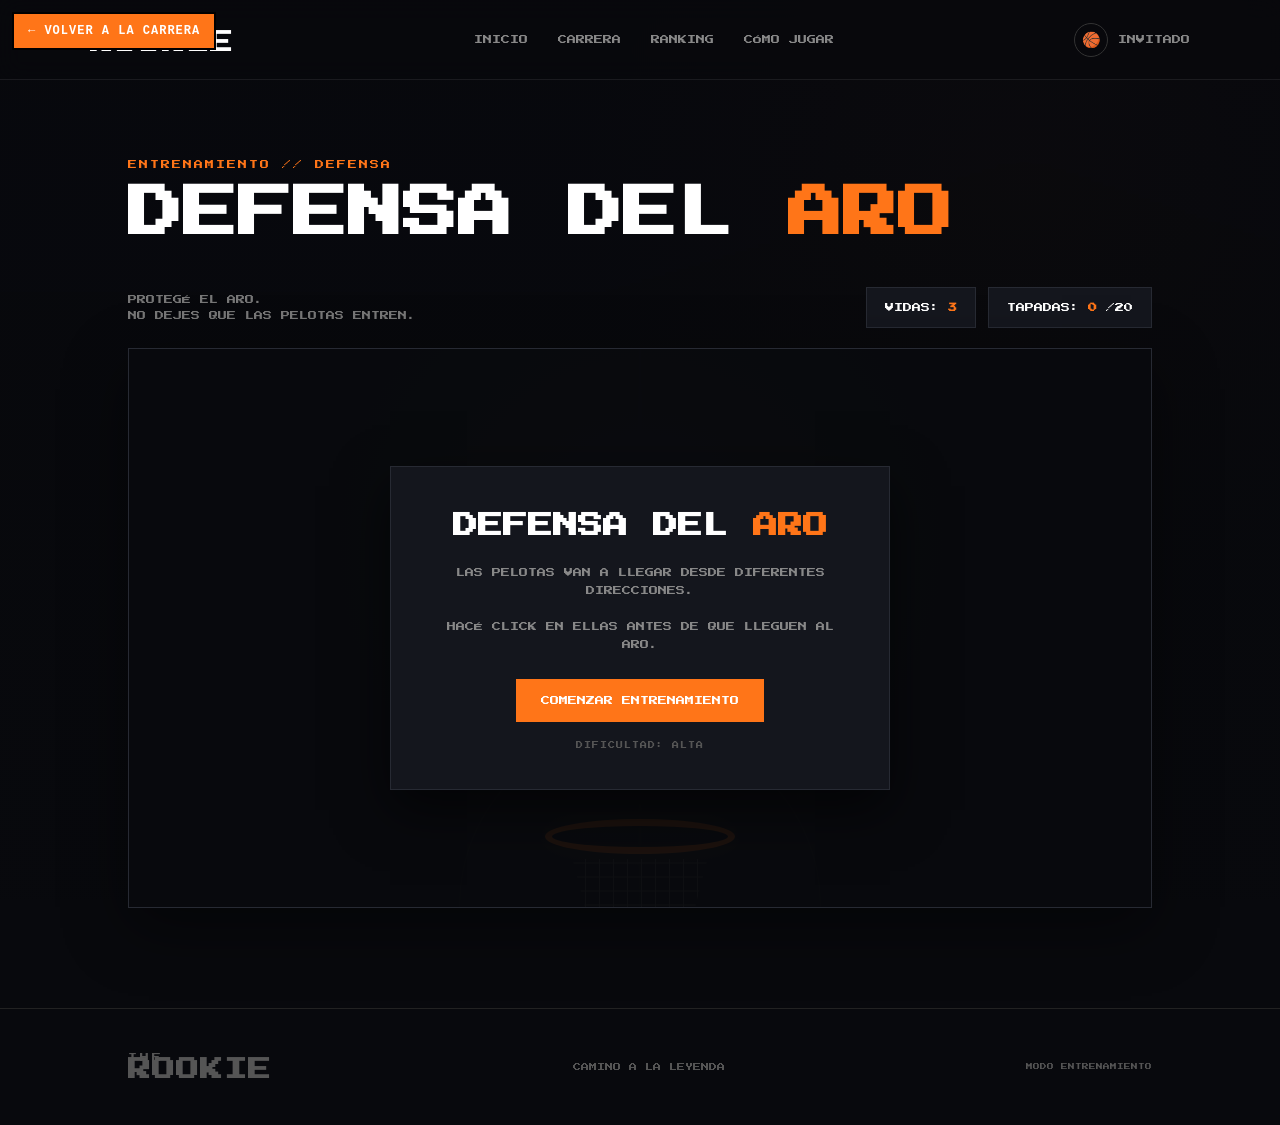
<file: Modo carrera/entrenamientos/defensa.html>
<!DOCTYPE html>
<html lang="es">

<head>

    <meta charset="UTF-8">

    <meta name="viewport"
          content="width=device-width, initial-scale=1.0">

    <title>THE ROOKIE | Defensa del Aro</title>

    <link rel="preconnect"
          href="https://fonts.googleapis.com">

    <link rel="preconnect"
          href="https://fonts.gstatic.com"
          crossorigin>

    <link href="https://fonts.googleapis.com/css2?family=Press+Start+2P&display=swap"
          rel="stylesheet">

    <style>

        * {
            margin: 0;
            padding: 0;
            box-sizing: border-box;
            font-family: "Press Start 2P", system-ui, sans-serif;
        }

        html {
            scroll-behavior: smooth;
        }

        body {
            background: #08090d;
            color: white;
            min-height: 100vh;
        }


        /* =========================
           FONDO
        ========================= */

        .background {
            position: fixed;
            inset: 0;

            background:
                linear-gradient(
                    rgba(8, 9, 13, 0.90),
                    rgba(8, 9, 13, 0.98)
                ),
                radial-gradient(
                    circle at 80% 20%,
                    rgba(255, 117, 24, 0.14),
                    transparent 35%
                );

            z-index: -1;
        }


        /* =========================
           NAVBAR
        ========================= */

        .navbar {
            width: 100%;
            height: 80px;

            display: flex;
            align-items: center;
            justify-content: space-between;

            padding: 0 7%;

            border-bottom: 1px solid rgba(255,255,255,0.08);

            background: rgba(8,9,13,0.88);

            backdrop-filter: blur(12px);

            position: sticky;
            top: 0;

            z-index: 100;
        }


        .logo {
            display: flex;
            flex-direction: column;

            line-height: 0.8;
        }

        .logo span {
            font-size: 9px;
            letter-spacing: 3px;
        }

        .logo strong {
            font-size: 23px;
            letter-spacing: 1px;
        }


        nav {
            display: flex;
            gap: 30px;
        }

        nav a {
            color: #888;

            text-decoration: none;

            font-size: 9px;

            transition: 0.3s;
        }

        nav a:hover {
            color: #ff7518;
        }


        .user {
            display: flex;
            align-items: center;
            gap: 10px;

            color: #888;

            font-size: 9px;
        }

        .user-icon {
            width: 34px;
            height: 34px;

            border: 1px solid #333;

            border-radius: 50%;

            display: flex;
            align-items: center;
            justify-content: center;

            font-size: 15px;
        }


        /* =========================
           CONTENIDO
        ========================= */

        main {
            padding: 80px 10% 100px;
        }


        .section-title {
            margin-bottom: 40px;
        }

        .section-title p {
            color: #ff7518;

            font-size: 9px;

            letter-spacing: 2px;

            margin-bottom: 12px;
        }

        .section-title h1 {
            font-size: clamp(28px, 5vw, 55px);

            line-height: 1.2;
        }

        .section-title h1 span {
            color: #ff7518;
        }


        /* =========================
           PANEL DEL JUEGO
        ========================= */

        .game-wrapper {
            max-width: 1100px;
            margin: auto;
        }

        .game-info {
            display: flex;

            justify-content: space-between;

            align-items: center;

            gap: 20px;

            margin-bottom: 20px;

            flex-wrap: wrap;
        }


        .game-subtitle {
            color: #777;

            font-size: 9px;

            line-height: 1.7;
        }


        .stats {
            display: flex;

            gap: 12px;

            flex-wrap: wrap;
        }


        .stat {
            background: #14161d;

            border: 1px solid #272a33;

            padding: 15px 18px;

            font-size: 9px;

            transition: 0.3s;
        }

        .stat:hover {
            border-color: #ff7518;
        }

        .stat strong {
            color: #ff7518;
        }


        /* =========================
           ARENA
        ========================= */

        .arena {
            position: relative;

            width: 100%;

            height: 560px;

            overflow: hidden;

            background:
                radial-gradient(
                    circle at 50% 35%,
                    #191c24,
                    #0d0f14 70%
                );

            border: 1px solid #272a33;

            box-shadow:
                0 20px 60px rgba(0,0,0,0.45);

            cursor: crosshair;
        }


        /* líneas decorativas */

        .arena::before {
            content: "";

            position: absolute;

            inset: 0;

            background:
                linear-gradient(
                    90deg,
                    transparent 49.8%,
                    rgba(255,255,255,0.025) 50%,
                    transparent 50.2%
                );

            pointer-events: none;
        }


        .arena::after {
            content: "";

            position: absolute;

            left: 50%;

            bottom: 0;

            transform: translateX(-50%);

            width: 360px;

            height: 180px;

            border: 1px solid rgba(255,255,255,0.05);

            border-bottom: none;

            border-radius: 180px 180px 0 0;

            pointer-events: none;
        }


        /* =========================
           TABLERO
        ========================= */

        .backboard {
            position: absolute;

            left: 50%;

            top: 310px;

            transform: translateX(-50%);

            width: 240px;

            height: 125px;

            border: 5px solid #555;

            background:
                linear-gradient(
                    135deg,
                    #20232b,
                    #111318
                );

            box-shadow:
                0 10px 30px rgba(0,0,0,0.6);

            z-index: 2;
        }


        .backboard::before {
            content: "";

            position: absolute;

            width: 105px;

            height: 65px;

            left: 50%;

            top: 25px;

            transform: translateX(-50%);

            border: 3px solid #777;
        }


        /* =========================
           ARO
        ========================= */

        .rim {
            position: absolute;

            left: 50%;

            top: 470px;

            transform: translateX(-50%);

            width: 190px;

            height: 35px;

            border: 7px solid #ff7518;

            border-radius: 50%;

            box-shadow:
                0 0 20px rgba(255,117,24,0.12);

            z-index: 5;
        }


        /* =========================
           RED
        ========================= */

        .net {
            position: absolute;

            left: 50%;

            top: 510px;

            transform: translateX(-50%);

            width: 135px;

            height: 115px;

            z-index: 4;

            opacity: 0.45;

            background:
                repeating-linear-gradient(
                    90deg,
                    transparent 0,
                    transparent 12px,
                    #aaa 13px,
                    transparent 14px
                ),
                repeating-linear-gradient(
                    0deg,
                    transparent 0,
                    transparent 12px,
                    #aaa 13px,
                    transparent 14px
                );

            clip-path:
                polygon(
                    0 0,
                    100% 0,
                    78% 100%,
                    22% 100%
                );
        }


        /* =========================
           PELOTA
        ========================= */

        .ball {
            position: absolute;

            width: 34px;

            height: 34px;

            border-radius: 50%;

            background:
                radial-gradient(
                    circle at 32% 25%,
                    #ff9b55,
                    #d85f17 55%,
                    #8d360c
                );

            border: 2px solid #ff7518;

            box-shadow:
                0 5px 12px rgba(0,0,0,0.65);

            z-index: 10;

            cursor: pointer;

            transition:
                transform 0.08s,
                opacity 0.08s;
        }


        /* líneas de básquet */

        .ball::before {
            content: "";

            position: absolute;

            width: 4px;

            height: 34px;

            background: #642c13;

            left: 13px;

            top: 0;

            border-radius: 50%;

            transform: rotate(35deg);
        }


        .ball::after {
            content: "";

            position: absolute;

            width: 34px;

            height: 4px;

            background: #642c13;

            left: 0;

            top: 13px;

            border-radius: 50%;

            transform: rotate(-35deg);
        }


        .ball.hit {
            transform: scale(1.5);

            opacity: 0;
        }


        /* =========================
           MENSAJE DE FALLO
        ========================= */

        .miss {
            position: absolute;

            color: #ff7518;

            font-size: 10px;

            z-index: 20;

            pointer-events: none;

            animation: missAnimation 0.6s forwards;
        }


        @keyframes missAnimation {

            0% {
                opacity: 1;
                transform: translateY(0);
            }

            100% {
                opacity: 0;
                transform: translateY(-35px);
            }

        }


        /* =========================
           PANTALLAS
        ========================= */

        .overlay {
            position: absolute;

            inset: 0;

            background:
                rgba(8,9,13,0.92);

            display: flex;

            align-items: center;

            justify-content: center;

            text-align: center;

            z-index: 50;

            padding: 20px;
        }


        .panel {
            width: 100%;

            max-width: 500px;

            padding: 40px;

            background: #14161d;

            border: 1px solid #272a33;

            box-shadow:
                0 20px 50px rgba(0,0,0,0.6);
        }


        .panel h2 {
            font-size: 25px;

            line-height: 1.5;

            margin-bottom: 20px;
        }


        .panel h2 span {
            color: #ff7518;
        }


        .panel p {
            color: #888;

            font-size: 9px;

            line-height: 2;

            margin-bottom: 25px;
        }


        /* =========================
           BOTONES
        ========================= */

        .btn {
            border: none;

            padding: 17px 25px;

            font-family:
                "Press Start 2P",
                system-ui,
                sans-serif;

            font-size: 9px;

            cursor: pointer;

            transition: 0.3s;
        }


        .primary {
            background: #ff7518;

            color: white;
        }


        .primary:hover {
            background: #ff8d42;

            transform: translateY(-3px);
        }


        .secondary {
            background: transparent;

            color: white;

            border: 1px solid #444;
        }


        .secondary:hover {
            border-color: #ff7518;

            color: #ff7518;
        }


        .difficulty {
            margin-top: 20px;

            color: #555;

            font-size: 7px;

            letter-spacing: 1px;
        }


        .hidden {
            display: none;
        }


        /* =========================
           FOOTER
        ========================= */

        footer {
            border-top: 1px solid #222;

            padding: 45px 10%;

            display: flex;

            justify-content: space-between;

            align-items: center;

            color: #555;

            font-size: 8px;
        }


        /* =========================
           RESPONSIVE
        ========================= */

        @media (max-width: 900px) {

            nav {
                display: none;
            }

            .navbar {
                padding: 0 5%;
            }

            main {
                padding: 60px 5%;
            }

            .arena {
                height: 500px;
            }

        }


        @media (max-width: 600px) {

            .user {
                display: none;
            }

            .section-title h1 {
                font-size: 25px;
            }

            .game-info {
                flex-direction: column;
                align-items: flex-start;
            }

            .stats {
                width: 100%;
            }

            .stat {
                flex: 1;
            }

            .arena {
                height: 450px;
            }

            .backboard {
                width: 190px;
                height: 100px;
            }

            .rim {
                width: 150px;
            }

            .net {
                width: 110px;
            }

            .panel {
                padding: 25px 18px;
            }

            .panel h2 {
                font-size: 18px;
            }

            footer {
                flex-direction: column;
                gap: 20px;
                text-align: center;
            }

        }

    </style>

</head>


<body>


<div class="background"></div>


<!-- NAVBAR -->

<header class="navbar">

    <div class="logo">

        <span>THE</span>

        <strong>ROOKIE</strong>

    </div>


    <nav>

        <a href="#">
            INICIO
        </a>

        <a href="#">
            CARRERA
        </a>

        <a href="#">
            RANKING
        </a>

        <a href="#">
            CÓMO JUGAR
        </a>

    </nav>


    <div class="user">

        <div class="user-icon">
            🏀
        </div>

        <span>
            INVITADO
        </span>

    </div>

</header>



<main>


    <div class="game-wrapper">


        <!-- TÍTULO -->

        <div class="section-title">

            <p>
                ENTRENAMIENTO // DEFENSA
            </p>

            <h1>
                DEFENSA DEL
                <span>ARO</span>
            </h1>

        </div>



        <!-- INFORMACIÓN -->

        <div class="game-info">

            <div class="game-subtitle">

                PROTEGÉ EL ARO.<br>
                NO DEJES QUE LAS PELOTAS ENTREN.

            </div>


            <div class="stats">

                <div class="stat">

                    VIDAS:
                    <strong id="vidas">
                        3
                    </strong>

                </div>


                <div class="stat">

                    TAPADAS:
                    <strong id="tapadas">
                        0
                    </strong>
                    /20

                </div>

            </div>

        </div>



        <!-- JUEGO -->

        <div class="arena" id="arena">


            <div class="backboard"></div>

            <div class="rim"></div>

            <div class="net"></div>



            <!-- INICIO -->

            <div class="overlay" id="inicio">

                <div class="panel">

                    <h2>
                        DEFENSA DEL
                        <span>ARO</span>
                    </h2>

                    <p>

                        LAS PELOTAS VAN A LLEGAR
                        DESDE DIFERENTES DIRECCIONES.

                        <br><br>

                        HACÉ CLICK EN ELLAS
                        ANTES DE QUE LLEGUEN AL ARO.

                    </p>


                    <button
                        class="btn primary"
                        id="comenzar">

                        COMENZAR ENTRENAMIENTO

                    </button>


                    <div class="difficulty">

                        DIFICULTAD: ALTA

                    </div>

                </div>

            </div>



            <!-- FIN -->

            <div
                class="overlay hidden"
                id="fin">

                <div class="panel">

                    <h2>
                        ENTRENAMIENTO
                        <span>FINALIZADO</span>
                    </h2>

                    <p id="resultado"></p>


                    <button
                        class="btn primary"
                        id="jugarDeNuevo">

                        JUGAR DE NUEVO

                    </button>

                </div>

            </div>


        </div>

    </div>

</main>



<footer>

    <div class="logo">

        <span>THE</span>

        <strong>ROOKIE</strong>

    </div>


    <p>
        CAMINO A LA LEYENDA
    </p>


    <small>
        MODO ENTRENAMIENTO
    </small>

</footer>



<script src="../js/puente.js"></script>
<script>


const arena =
    document.getElementById("arena");

const vidasTexto =
    document.getElementById("vidas");

const tapadasTexto =
    document.getElementById("tapadas");

const inicio =
    document.getElementById("inicio");

const fin =
    document.getElementById("fin");

const resultado =
    document.getElementById("resultado");

const comenzar =
    document.getElementById("comenzar");

const jugarDeNuevo =
    document.getElementById("jugarDeNuevo");


let vidas = 3;

let tapadas = 0;

let jugando = false;

let pelotas = new Set();

let temporizador = null;

let animacion = null;

let ultimoTiempo = 0;

let intervalo = 650;



/* =========================
   LIMPIAR
========================= */

function limpiarJuego() {

    cancelAnimationFrame(animacion);

    clearTimeout(temporizador);

    pelotas.forEach(pelota => {

        pelota.elemento.remove();

    });

    pelotas.clear();

}



/* =========================
   INICIAR
========================= */

function iniciarJuego() {

    limpiarJuego();

    vidas = 3;

    tapadas = 0;

    intervalo = 650;

    vidasTexto.textContent = "3";

    tapadasTexto.textContent = "0";

    inicio.classList.add("hidden");

    fin.classList.add("hidden");

    jugando = true;

    ultimoTiempo = performance.now();

    crearPelota();

    animacion =
        requestAnimationFrame(actualizar);

}



/* =========================
   CREAR PELOTA
========================= */

function crearPelota() {

    if (!jugando) return;


    const ancho =
        arena.clientWidth;

    const alto =
        arena.clientHeight;


    const elemento =
        document.createElement("div");

    elemento.className = "ball";

    arena.appendChild(elemento);



    const direccion =
        Math.floor(Math.random() * 4);


    let x;
    let y;

    let objetivoX;
    let objetivoY;



    /* ARRIBA */

    if (direccion === 0) {

        x =
            20 +
            Math.random() *
            (ancho - 40);

        y = -40;


        objetivoX =
            ancho * 0.5 +
            (Math.random() - 0.5) * 180;

        objetivoY =
            alto - 80;

    }



    /* DERECHA */

    else if (direccion === 1) {

        x =
            ancho + 40;

        y =
            30 +
            Math.random() *
            (alto * 0.45);


        objetivoX =
            ancho * 0.5 +
            (Math.random() - 0.5) * 170;

        objetivoY =
            alto - 80;

    }



    /* IZQUIERDA */

    else if (direccion === 2) {

        x = -40;

        y =
            30 +
            Math.random() *
            (alto * 0.45);


        objetivoX =
            ancho * 0.5 +
            (Math.random() - 0.5) * 170;

        objetivoY =
            alto - 80;

    }



    /* DIAGONAL */

    else {

        x =
            20 +
            Math.random() *
            (ancho - 40);

        y =
            alto * 0.12;


        objetivoX =
            ancho * 0.5 +
            (Math.random() - 0.5) * 190;

        objetivoY =
            alto - 80;

    }



    const dx =
        objetivoX - x;

    const dy =
        objetivoY - y;


    const distancia =
        Math.hypot(dx, dy) || 1;



    /*
        VELOCIDAD ALTA
    */

    const velocidad =
        205 +
        Math.random() * 105;



    const pelota = {

        elemento: elemento,

        x: x,

        y: y,

        vx:
            (dx / distancia) *
            velocidad,

        vy:
            (dy / distancia) *
            velocidad,

        eliminada: false

    };



    elemento.style.transform =
        `translate(${x}px, ${y}px)`;



    /* CLICK */

    elemento.addEventListener(
        "pointerdown",
        function(event) {

            event.preventDefault();

            event.stopPropagation();


            if (
                !jugando ||
                pelota.eliminada
            ) {
                return;
            }


            pelota.eliminada = true;


            tapadas++;


            tapadasTexto.textContent =
                tapadas;


            elemento.classList.add(
                "hit"
            );


            setTimeout(() => {

                elemento.remove();

            }, 80);


            pelotas.delete(pelota);



            if (tapadas >= 20) {

                terminarJuego(true);

            }

        }
    );


    pelotas.add(pelota);



    /*
        CADA VEZ MÁS RÁPIDO
    */

    temporizador =
        setTimeout(
            crearPelota,
            intervalo
        );


    intervalo =
        Math.max(
            280,
            intervalo - 11
        );

}



/* =========================
   PELOTA ENTRA
========================= */

function pelotaEntro(pelota) {

    if (pelota.eliminada)
        return;


    pelota.eliminada = true;


    vidas--;


    vidasTexto.textContent =
        vidas;



    const mensaje =
        document.createElement("div");


    mensaje.className =
        "miss";


    mensaje.textContent =
        "¡ENTRÓ!";


    mensaje.style.left =
        (
            arena.clientWidth / 2 -
            30
        ) + "px";


    mensaje.style.top =
        (
            arena.clientHeight - 130
        ) + "px";


    arena.appendChild(mensaje);


    setTimeout(() => {

        mensaje.remove();

    }, 600);


    pelota.elemento.remove();

    pelotas.delete(pelota);



    if (vidas <= 0) {

        terminarJuego(false);

    }

}



/* =========================
   ANIMACIÓN
========================= */

function actualizar(tiempo) {

    if (!jugando)
        return;


    const delta =
        Math.min(
            0.032,
            (tiempo - ultimoTiempo) /
            1000
        );


    ultimoTiempo =
        tiempo;


    const alto =
        arena.clientHeight;



    for (
        const pelota of [...pelotas]
    ) {

        if (pelota.eliminada)
            continue;


        pelota.x +=
            pelota.vx * delta;


        pelota.y +=
            pelota.vy * delta;


        pelota.elemento.style.transform =
            `translate(
                ${pelota.x}px,
                ${pelota.y}px
            )`;



        if (
            pelota.y >
            alto - 100
        ) {

            pelotaEntro(pelota);

        }

    }



    animacion =
        requestAnimationFrame(
            actualizar
        );

}



/* =========================
   FINAL
========================= */

function terminarJuego(gano) {

    jugando = false;


    clearTimeout(temporizador);

    cancelAnimationFrame(animacion);



    if (gano) {

        resultado.textContent =
            "¡DEFENSA PERFECTA! TAPASTE LAS 20 PELOTAS.";

    } else {

        resultado.textContent =
            "SE TERMINARON TUS 3 VIDAS. TAPASTE " +
            tapadas +
            " DE 20.";

    }


    fin.classList.remove("hidden");

    if (typeof window.reportarEntreno === "function") window.reportarEntreno("defensa", gano);

}



/* =========================
   BOTONES
========================= */

comenzar.addEventListener(
    "click",
    iniciarJuego
);


jugarDeNuevo.addEventListener(
    "click",
    iniciarJuego
);


</script>

</body>

</html>
</file>
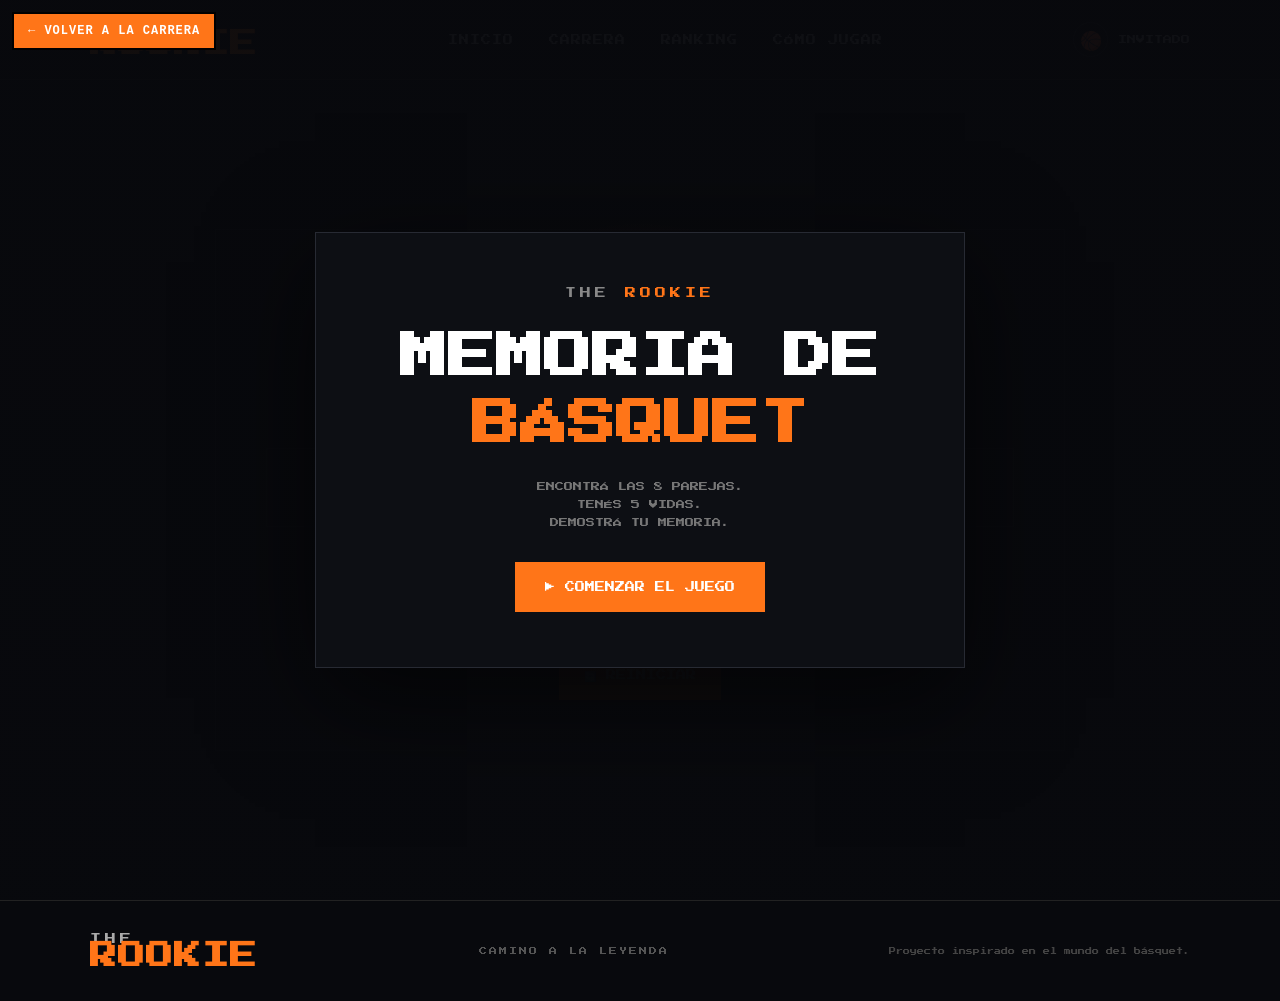
<file: Modo carrera/entrenamientos/memoria.html>
<!DOCTYPE html>
<html lang="es">
<head>
    <meta charset="UTF-8">
    <meta name="viewport" content="width=device-width, initial-scale=1.0">

    <title>THE ROOKIE | Memoria de Básquet</title>

    <!-- FUENTE -->
    <link rel="preconnect" href="https://fonts.googleapis.com">
    <link rel="preconnect" href="https://fonts.gstatic.com" crossorigin>
    <link href="https://fonts.googleapis.com/css2?family=Press+Start+2P&display=swap" rel="stylesheet">

    <style>

        /* =========================
           RESET
        ========================= */

        * {
            margin: 0;
            padding: 0;
            box-sizing: border-box;
            font-family: "Press Start 2P", system-ui, sans-serif;
        }

        html {
            scroll-behavior: smooth;
        }

        body {
            min-height: 100vh;
            background: #08090d;
            color: white;
            overflow-x: hidden;
        }


        /* =========================
           FONDO THE ROOKIE
        ========================= */

        .background {
            position: fixed;
            inset: 0;

            background:
                linear-gradient(
                    rgba(8, 9, 13, 0.88),
                    rgba(8, 9, 13, 0.98)
                ),
                radial-gradient(
                    circle at 80% 20%,
                    rgba(255, 120, 20, 0.18),
                    transparent 35%
                );

            z-index: -2;
        }

        .background::after {
            content: "";

            position: absolute;
            inset: 0;

            background-image:
                linear-gradient(
                    rgba(255,255,255,0.015) 1px,
                    transparent 1px
                ),
                linear-gradient(
                    90deg,
                    rgba(255,255,255,0.015) 1px,
                    transparent 1px
                );

            background-size: 40px 40px;

            opacity: 0.5;
        }


        /* =========================
           NAVBAR
        ========================= */

        .navbar {
            width: 100%;
            height: 80px;

            display: flex;
            align-items: center;
            justify-content: space-between;

            padding: 0 7%;

            border-bottom: 1px solid rgba(255,255,255,0.08);

            background: rgba(8,9,13,0.85);

            backdrop-filter: blur(12px);

            position: sticky;
            top: 0;

            z-index: 100;
        }


        /* LOGO */

        .logo {
            display: flex;
            flex-direction: column;

            line-height: 0.8;
        }

        .logo span {
            font-size: 11px;
            letter-spacing: 4px;
            color: #aaa;
        }

        .logo strong {
            font-size: 27px;
            letter-spacing: 1px;
            color: #ff7518;
        }


        /* NAV */

        nav {
            display: flex;
            gap: 35px;
        }

        nav a {
            color: #aaa;

            text-decoration: none;

            font-size: 10px;
            letter-spacing: 1px;

            transition: 0.3s;
        }

        nav a:hover {
            color: #ff7518;
        }


        /* USER */

        .user {
            display: flex;
            align-items: center;

            gap: 10px;

            font-size: 9px;
            color: #aaa;
        }

        .user-icon {
            width: 35px;
            height: 35px;

            display: flex;
            align-items: center;
            justify-content: center;

            border: 1px solid #333;

            border-radius: 50%;

            font-size: 18px;
        }


        /* =========================
           CONTENEDOR DEL JUEGO
        ========================= */

        .game-container {
            min-height: calc(100vh - 80px);

            display: flex;
            align-items: center;
            justify-content: center;

            padding: 70px 7%;
        }

        .game {
            width: 100%;
            max-width: 850px;

            text-align: center;

            padding: 50px;

            background: #0d0f14;

            border: 1px solid #272a33;

            box-shadow:
                0 25px 80px rgba(0,0,0,0.45);
        }


        /* =========================
           TITULO
        ========================= */

        .game-subtitle {
            color: #ff7518;

            font-size: 10px;

            letter-spacing: 3px;

            margin-bottom: 18px;
        }

        h1 {
            font-size: clamp(25px, 4vw, 42px);

            line-height: 1.3;

            margin-bottom: 30px;
        }

        h1 span {
            color: #ff7518;
        }


        /* =========================
           INFO
        ========================= */

        .info {
            display: grid;

            grid-template-columns: 1fr 1fr;

            gap: 15px;

            margin: 25px 0;
        }

        .info-box {
            background: #14161d;

            border: 1px solid #272a33;

            padding: 20px;

            transition: 0.3s;
        }

        .info-box:hover {
            border-color: #ff7518;
        }

        .info-label {
            display: block;

            color: #777;

            font-size: 8px;

            margin-bottom: 12px;

            letter-spacing: 1px;
        }

        .info-value {
            color: white;

            font-size: 17px;
        }

        .info-value.orange {
            color: #ff7518;
        }


        /* =========================
           MENSAJE
        ========================= */

        #message {
            min-height: 40px;

            display: flex;
            align-items: center;
            justify-content: center;

            color: #999;

            font-size: 10px;

            line-height: 1.8;

            margin: 15px 0 25px;
        }


        /* =========================
           TABLERO
        ========================= */

        .game-board {
            display: grid;

            grid-template-columns:
                repeat(4, 1fr);

            gap: 12px;

            width: 100%;

            margin: 25px auto 30px;
        }


        /* =========================
           CARTAS
        ========================= */

        .card {
            height: 145px;

            perspective: 800px;

            cursor: pointer;
        }

        .card-inner {
            width: 100%;
            height: 100%;

            position: relative;

            transition:
                transform 0.45s
                cubic-bezier(.2,.8,.2,1);

            transform-style: preserve-3d;
        }

        .card.flipped .card-inner,
        .card.matched .card-inner {
            transform: rotateY(180deg);
        }


        .card-front,
        .card-back {
            position: absolute;

            width: 100%;
            height: 100%;

            backface-visibility: hidden;

            display: flex;

            align-items: center;
            justify-content: center;

            border: 2px solid #30333c;

            transition: 0.3s;
        }


        /* PARTE DELANTERA */

        .card-front {
            background:
                linear-gradient(
                    135deg,
                    #171920,
                    #0e1015
                );

            color: #ff7518;

            font-size: 42px;

            box-shadow:
                inset 0 0 0 1px rgba(255,117,24,0.08);
        }

        .card-front::after {
            content: "ROOKIE";

            position: absolute;

            bottom: 12px;

            font-size: 6px;

            letter-spacing: 2px;

            color: #444;
        }


        /* PARTE TRASERA */

        .card-back {
            background: #f0f0f0;

            color: #111;

            font-size: 42px;

            transform: rotateY(180deg);

            border-color: #ff7518;

            box-shadow:
                0 0 25px rgba(255,117,24,0.08);
        }


        /* PAREJA ENCONTRADA */

        .matched .card-back {
            background: #ff7518;

            color: white;

            border-color: #ff9b58;

            box-shadow:
                0 0 25px rgba(255,117,24,0.35);
        }


        /* HOVER */

        .card:not(.matched):hover .card-front {
            border-color: #ff7518;

            transform: translateY(-3px);

            box-shadow:
                0 10px 25px rgba(0,0,0,0.4);
        }


        /* =========================
           BOTONES
        ========================= */

        button {
            border: none;

            background: #ff7518;

            color: white;

            font-family:
                "Press Start 2P",
                system-ui,
                sans-serif;

            font-size: 10px;

            padding: 18px 25px;

            cursor: pointer;

            transition: 0.3s;
        }

        button:hover {
            background: #ff8d42;

            transform: translateY(-3px);
        }

        #restart {
            margin-top: 5px;
        }


        /* =========================
           PANTALLA DE INICIO
        ========================= */

        #start-screen {
            position: fixed;

            inset: 0;

            background:
                linear-gradient(
                    rgba(8,9,13,0.96),
                    rgba(8,9,13,0.98)
                );

            display: flex;

            justify-content: center;
            align-items: center;

            flex-direction: column;

            z-index: 1000;

            text-align: center;

            padding: 30px;
        }


        #start-screen::before {
            content: "";

            position: absolute;

            width: 500px;
            height: 500px;

            background:
                radial-gradient(
                    circle,
                    rgba(255,117,24,0.12),
                    transparent 65%
                );

            pointer-events: none;
        }


        .start-content {
            position: relative;

            max-width: 650px;

            padding: 55px;

            background: #0d0f14;

            border: 1px solid #272a33;

            box-shadow:
                0 30px 100px rgba(0,0,0,0.6);
        }


        .start-logo {
            color: #888;

            font-size: 11px;

            letter-spacing: 4px;

            margin-bottom: 25px;
        }

        .start-logo span {
            color: #ff7518;
        }


        #start-screen h1 {
            font-size: clamp(25px, 5vw, 48px);

            line-height: 1.4;

            margin-bottom: 20px;
        }

        #start-screen h1 span {
            color: #ff7518;
        }


        #start-screen p {
            color: #777;

            font-size: 9px;

            line-height: 2;

            margin-bottom: 30px;
        }


        #start-button {
            font-size: 10px;

            padding: 20px 30px;
        }


        /* =========================
           FOOTER
        ========================= */

        footer {
            padding: 35px 7%;

            border-top: 1px solid #222;

            display: flex;

            align-items: center;
            justify-content: space-between;

            background: #08090d;
        }

        footer p {
            color: #555;

            font-size: 8px;

            letter-spacing: 2px;
        }

        footer small {
            color: #444;

            font-size: 7px;
        }


        /* =========================
           RESPONSIVE
        ========================= */

        @media (max-width: 900px) {

            nav {
                display: none;
            }

            .game {
                padding: 35px 25px;
            }

            .card {
                height: 125px;
            }

        }


        @media (max-width: 600px) {

            .navbar {
                padding: 0 5%;
            }

            .user span {
                display: none;
            }

            .game-container {
                padding: 40px 4%;
            }

            .game {
                padding: 25px 15px;
            }

            .info {
                grid-template-columns: 1fr;
            }

            .game-board {
                gap: 8px;
            }

            .card {
                height: 85px;
            }

            .card-front,
            .card-back {
                font-size: 27px;
            }

            .card-front::after {
                display: none;
            }

            #message {
                font-size: 8px;
            }

            footer {
                flex-direction: column;

                gap: 15px;

                text-align: center;
            }

            .start-content {
                padding: 35px 20px;
            }

        }

    </style>
</head>


<body>

    <!-- FONDO -->
    <div class="background"></div>


    <!-- =========================
         NAVBAR
    ========================= -->

    <header class="navbar">

        <div class="logo">
            <span>THE</span>
            <strong>ROOKIE</strong>
        </div>

        <nav>
            <a href="página_principal.html#inicio">INICIO</a>
            <a href="página_principal.html#carrera">CARRERA</a>
            <a href="página_principal.html#ranking">RANKING</a>
            <a href="página_principal.html#como-jugar">
                CÓMO JUGAR
            </a>
        </nav>

        <div class="user">

            <div class="user-icon">
                🏀
            </div>

            <span>INVITADO</span>

        </div>

    </header>


    <!-- =========================
         PANTALLA INICIAL
    ========================= -->

    <div id="start-screen">

        <div class="start-content">

            <div class="start-logo">
                THE <span>ROOKIE</span>
            </div>

            <h1>
                MEMORIA DE
                <span>BÁSQUET</span>
            </h1>

            <p>
                ENCONTRÁ LAS 8 PAREJAS.<br>
                TENÉS 5 VIDAS.<br>
                DEMOSTRÁ TU MEMORIA.
            </p>

            <button id="start-button">
                ▶ COMENZAR EL JUEGO
            </button>

        </div>

    </div>


    <!-- =========================
         JUEGO
    ========================= -->

    <main class="game-container">

        <div class="game">

            <p class="game-subtitle">
                ENTRENAMIENTO
            </p>

            <h1>
                MEMORIA DE
                <span>BÁSQUET</span>
            </h1>


            <!-- INFORMACIÓN -->

            <div class="info">

                <div class="info-box">

                    <span class="info-label">
                        VIDAS
                    </span>

                    <span
                        class="info-value"
                        id="lives">
                        5
                    </span>

                </div>


                <div class="info-box">

                    <span class="info-label">
                        PAREJAS
                    </span>

                    <span
                        class="info-value orange"
                        id="pairs">
                        0/8
                    </span>

                </div>

            </div>


            <!-- MENSAJE -->

            <p id="message">
                PRESIONÁ "COMENZAR EL JUEGO"
            </p>


            <!-- TABLERO -->

            <div
                id="game-board"
                class="game-board">
            </div>


            <!-- REINICIAR -->

            <button id="restart">
                🔄 REINICIAR
            </button>

        </div>

    </main>


    <!-- =========================
         FOOTER
    ========================= -->

    <footer>

        <div class="logo">

            <span>THE</span>

            <strong>ROOKIE</strong>

        </div>

        <p>
            CAMINO A LA LEYENDA
        </p>

        <small>
            Proyecto inspirado en el mundo del básquet.
        </small>

    </footer>


    <!-- =========================
         JAVASCRIPT
    ========================= -->

    <script src="../js/puente.js"></script>
    <script>

        const board =
            document.getElementById("game-board");

        const livesText =
            document.getElementById("lives");

        const pairsText =
            document.getElementById("pairs");

        const message =
            document.getElementById("message");

        const restart =
            document.getElementById("restart");

        const startScreen =
            document.getElementById("start-screen");

        const startButton =
            document.getElementById("start-button");


        /* =========================
           8 PAREJAS
        ========================= */

        const symbols = [

            "🏀", "🏀",

            "⛹️", "⛹️",

            "🏆", "🏆",

            "🥇", "🥇",

            "👟", "👟",

            "🎽", "🎽",

            "🔥", "🔥",

            "⭐", "⭐"

        ];


        let firstCard = null;

        let secondCard = null;

        let lockBoard = true;

        let lives = 5;

        let pairs = 0;


        /* =========================
           MEZCLAR
        ========================= */

        function shuffle(array) {

            for (
                let i = array.length - 1;
                i > 0;
                i--
            ) {

                const j =
                    Math.floor(
                        Math.random() * (i + 1)
                    );

                [
                    array[i],
                    array[j]
                ] = [
                    array[j],
                    array[i]
                ];

            }

        }


        /* =========================
           CREAR TABLERO
        ========================= */

        function createBoard() {

            board.innerHTML = "";

            firstCard = null;

            secondCard = null;

            lockBoard = true;

            lives = 5;

            pairs = 0;

            livesText.textContent = lives;

            pairsText.textContent =
                pairs + "/8";

            message.textContent =
                "👀 ¡MEMORIZÁ LAS CARTAS!";


            const cards = [...symbols];

            shuffle(cards);


            cards.forEach(symbol => {

                const card =
                    document.createElement("div");

                card.classList.add("card");


                card.innerHTML = `

                    <div class="card-inner">

                        <div class="card-front">
                            🏀
                        </div>

                        <div class="card-back">
                            ${symbol}
                        </div>

                    </div>

                `;


                board.appendChild(card);

            });


            /* MOSTRAR CARTAS */

            const allCards =
                document.querySelectorAll(".card");


            allCards.forEach(card => {

                card.classList.add("flipped");

            });


            /* OCULTAR DESPUÉS DE 1 SEGUNDO */

            setTimeout(() => {

                allCards.forEach(card => {

                    if (
                        !card.classList.contains("matched")
                    ) {

                        card.classList.remove(
                            "flipped"
                        );

                    }

                });


                lockBoard = false;

                message.textContent =
                    "🧠 ¡ENCONTRÁ TODOS LOS PARES!";

            }, 1000);

        }


        /* =========================
           VOLTEAR CARTA
        ========================= */

        function flipCard(card) {

            if (lockBoard)
                return;

            if (card === firstCard)
                return;

            if (
                card.classList.contains("matched")
            )
                return;


            card.classList.add("flipped");


            if (!firstCard) {

                firstCard = card;

                return;

            }


            secondCard = card;

            lockBoard = true;

            checkMatch();

        }


        /* =========================
           COMPROBAR PAREJA
        ========================= */

        function checkMatch() {

            const firstSymbol =
                firstCard
                    .querySelector(".card-back")
                    .textContent
                    .trim();


            const secondSymbol =
                secondCard
                    .querySelector(".card-back")
                    .textContent
                    .trim();


            /* PAREJA */

            if (
                firstSymbol === secondSymbol
            ) {

                firstCard.classList.add(
                    "matched"
                );

                secondCard.classList.add(
                    "matched"
                );


                pairs++;


                pairsText.textContent =
                    pairs + "/8";


                firstCard = null;

                secondCard = null;

                lockBoard = false;


                message.textContent =
                    "✅ ¡PAREJA ENCONTRADA!";


                /* GANÓ */

                if (pairs === 8) {

                    lockBoard = true;

                    message.textContent =
                        "🏆 ¡GANASTE! ENCONTRASTE TODAS LAS PAREJAS.";

                    if (typeof window.reportarEntreno === "function") window.reportarEntreno("memoria", true);

                }

            }


            /* NO ES PAREJA */

            else {

                lives--;

                livesText.textContent =
                    lives;


                message.textContent =
                    "❌ NO COINCIDEN.";


                setTimeout(() => {

                    firstCard.classList.remove(
                        "flipped"
                    );

                    secondCard.classList.remove(
                        "flipped"
                    );


                    firstCard = null;

                    secondCard = null;


                    /* GAME OVER */

                    if (lives <= 0) {

                        lockBoard = true;

                        message.textContent =
                            "💥 GAME OVER. TE QUEDASTE SIN VIDAS.";

                        if (typeof window.reportarEntreno === "function") window.reportarEntreno("memoria", false);

                    }

                    else {

                        lockBoard = false;

                    }

                }, 800);

            }

        }


        /* =========================
           CLIC EN CARTAS
        ========================= */

        board.addEventListener(
            "click",
            function(e) {

                const card =
                    e.target.closest(".card");


                if (!card)
                    return;


                flipCard(card);

            }
        );


        /* =========================
           COMENZAR
        ========================= */

        startButton.addEventListener(
            "click",
            function() {

                startScreen.style.display =
                    "none";

                createBoard();

            }
        );


        /* =========================
           REINICIAR
        ========================= */

        restart.addEventListener(
            "click",
            function() {

                createBoard();

            }
        );

    </script>

</body>
</html>

</body>
</html>
</file>
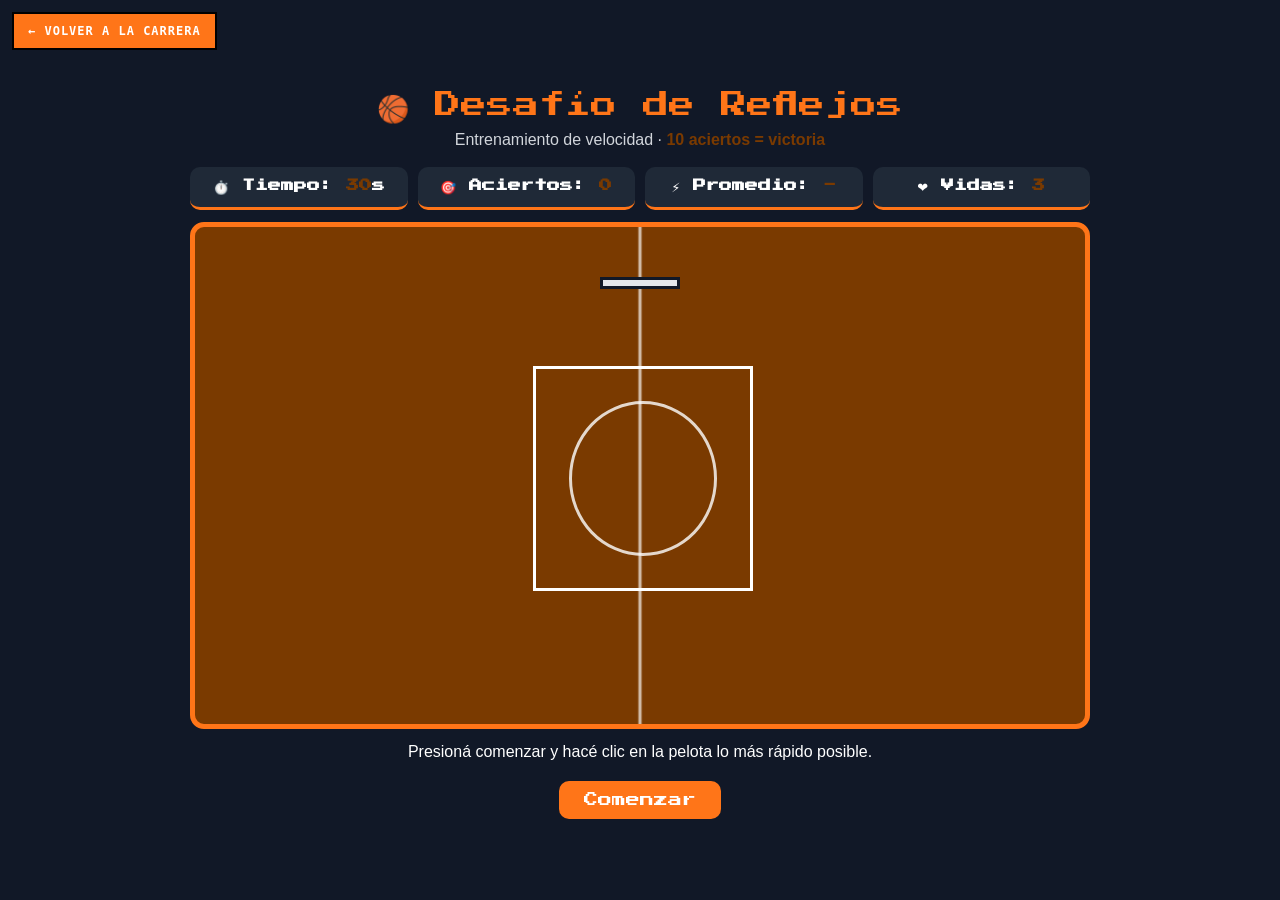
<file: Modo carrera/entrenamientos/reflejos.html>
<!DOCTYPE html>
<html lang="es">
<head>
    <meta charset="UTF-8">
    <meta name="viewport" content="width=device-width, initial-scale=1.0">
    <title>Reflejos - Entrenamiento Ídolo del Aro</title>
    <link rel="preconnect" href="https://fonts.googleapis.com">
    <link rel="preconnect" href="https://fonts.gstatic.com" crossorigin>
    <link href="https://fonts.googleapis.com/css2?family=Press+Start+2P&display=swap" rel="stylesheet">
    <link rel="stylesheet" href="reflejos/estilos.css">
    <style>
        :root { --color-primario: #ff7518; --color-secundario: #7a3a00; }
    </style>
</head>
<body>
    <main class="contenedor">
        <h1>🏀 Desafío de Reflejos</h1>
        <p class="subtitulo">Entrenamiento de velocidad · <strong>10 aciertos = victoria</strong></p>
        <section class="panel">
            <div>⏱️ Tiempo: <span id="tiempo">30</span>s</div>
            <div>🎯 Aciertos: <span id="aciertos">0</span></div>
            <div>⚡ Promedio: <span id="promedio">-</span></div>
            <div>❤️ Vidas: <span id="vidas">3</span></div>
        </section>
        <div id="cancha">
            <div id="aro"></div>
            <button id="objetivo" aria-label="Objetivo">🏀</button>
        </div>
        <p id="mensaje">Presioná comenzar y hacé clic en la pelota lo más rápido posible.</p>
        <button id="comenzar">Comenzar</button>
        <div id="resultado"></div>
    </main>
    <div id="modalDerrota" class="oculto">
        <div class="modal-contenido">
            <h2>😡 ¡Tu entrenador está furioso!</h2>
            <p>No agarraste los rebotes y eso enfadó a tu entrenador.</p>
            <p id="modalStats"></p>
            <button id="cerrarModal">Reintentar</button>
        </div>
    </div>
    <script src="../js/puente.js"></script>
    <script src="reflejos/juego.js"></script>
</body>
</html>
</file>
<file: Modo carrera/css/idolo.css>
/* EL ÍDOLO DEL ARO — estética copiada de página_principal.html / style.css.
   Archivo nuevo: no modifica style.css. */
* { margin: 0; padding: 0; box-sizing: border-box; font-family: "Press Start 2P", system-ui, sans-serif; font-weight: 400; }
html { scroll-behavior: smooth; }
body { background: #08090d; color: #fff; font-family: "Inter", sans-serif; min-height: 100vh; }
:root { --team-primary: #ff7518; --team-secondary: #1d428a; }
.background { position: fixed; inset: 0; background: linear-gradient(rgba(8,9,13,.88), rgba(8,9,13,.98)), radial-gradient(circle at 80% 20%, rgba(255,120,20,.18), transparent 35%); z-index: -1; }
.navbar { width: 100%; height: 80px; display: flex; align-items: center; justify-content: space-between; padding: 0 7%; border-bottom: 1px solid rgba(255,255,255,.08); background: rgba(8,9,13,.85); position: sticky; top: 0; z-index: 100; }
.logo { display: flex; flex-direction: column; line-height: .8; }
.logo span { font-size: 11px; letter-spacing: 4px; color: #aaa; }
.logo strong { font-size: 15px; color: #ff7518; }
nav { display: flex; gap: 35px; }
nav a { color: #aaa; text-decoration: none; font-size: 12px; letter-spacing: 1px; }
nav a:hover { color: #ff7518; }
.user { display: flex; align-items: center; gap: 10px; font-size: 11px; color: #aaa; }
.user-icon { width: 35px; height: 35px; display: flex; align-items: center; justify-content: center; border: 1px solid #333; border-radius: 50%; }
.hero { min-height: 560px; display: flex; align-items: center; justify-content: space-between; padding: 80px 10%; }
.hero-content { max-width: 650px; }
.small-title { color: #ff7518; font-size: 12px; letter-spacing: 3px; margin-bottom: 20px; }
.hero h1 { font-size: clamp(28px, 4vw, 55px); line-height: 1.3; }
.hero h1 span { color: #ff7518; display: block; }
.description { color: #aaa; max-width: 560px; line-height: 1.9; margin-top: 25px; font-size: 12px; }
.buttons { display: flex; gap: 15px; margin-top: 35px; flex-wrap: wrap; }
.buttons.col { flex-direction: column; }
.btn { border: none; padding: 17px 28px; font-size: 12px; letter-spacing: 1px; cursor: pointer; text-decoration: none; display: inline-block; font-family: "Press Start 2P", sans-serif; }
.primary { background: #ff7518; color: #fff; }
.primary:hover { background: #ff8d42; transform: translateY(-3px); }
.secondary { background: transparent; border: 1px solid #444; color: #fff; }
.secondary:hover { border-color: #ff7518; color: #ff7518; }
.hero-ball { width: 380px; height: 380px; display: flex; align-items: center; justify-content: center; }
.ball { font-size: 240px; animation: float 4s ease-in-out infinite; }
@keyframes float { 0%,100% { transform: translateY(0) rotate(-15deg); } 50% { transform: translateY(-20px) rotate(-10deg); } }
section { padding: 80px 10%; }
.section-title { margin-bottom: 40px; }
.section-title p { color: #ff7518; font-size: 11px; letter-spacing: 3px; margin-bottom: 8px; }
.section-title h2 { font-size: 26px; line-height: 1.4; }
.career { background: #0d0f14; }
.career-grid { display: grid; grid-template-columns: repeat(4, 1fr); gap: 15px; }
.career-card { min-height: 280px; padding: 30px; background: #14161d; border: 1px solid #252832; position: relative; }
.career-card:hover { transform: translateY(-8px); border-color: #ff7518; }
.career-card.active { border-color: #ff7518; }
.number { color: #555; font-size: 22px; }
.card-icon { font-size: 35px; margin-top: 20px; }
.career-card h3 { margin-top: 15px; font-size: 14px; }
.career-card p { color: #888; font-size: 11px; line-height: 1.7; margin-top: 10px; }
.status { position: absolute; bottom: 25px; color: #ff7518; font-size: 9px; letter-spacing: 2px; }
.player-section { display: flex; align-items: center; gap: 80px; min-height: 600px; }
.player-image { width: 40%; height: 480px; display: flex; align-items: center; justify-content: center; background: linear-gradient(135deg, #161920, #090a0d); border: 1px solid #272a33; }
.silhouette { font-size: 200px; opacity: .7; filter: grayscale(1); }
.player-info { max-width: 520px; flex: 1; }
.player-info h2 { font-size: 30px; line-height: 1.4; margin-bottom: 20px; }
.player-info h2 span { color: #ff7518; }
.player-info p { color: #888; line-height: 1.7; margin-bottom: 20px; font-size: 12px; }
.player-note { color: #ff7518; font-size: 10px; }
.form-label { font-size: 11px; color: #aaa; display: block; margin: 15px 0 8px; }
.form-input { width: 100%; padding: 14px; background: #14161d; border: 1px solid #272a33; color: #fff; font-size: 14px; }
.form-error { color: #ff5555; min-height: 20px; font-size: 10px; }
.positions { display: flex; gap: 8px; margin-bottom: 20px; flex-wrap: wrap; }
.position { width: 76px; min-height: 76px; border: 1px solid #30333c; display: flex; flex-direction: column; align-items: center; justify-content: center; cursor: pointer; padding: 8px; }
.position strong { font-size: 18px; }
.position span { font-size: 7px; color: #777; margin-top: 5px; text-align: center; }
.position:hover, .position.sel { background: #ff7518; border-color: #ff7518; }
.position:hover span, .position.sel span { color: #fff; }
.stats-container { display: grid; grid-template-columns: repeat(2, 1fr); gap: 20px 40px; max-width: 900px; margin: 20px 0; }
.stat-header { display: flex; justify-content: space-between; font-size: 11px; margin-bottom: 8px; }
.stat-header strong { color: #ff7518; }
.bar { height: 5px; background: #242630; }
.bar div { height: 100%; background: #ff7518; }
/* Tablero estilo archivo Tablero, teñido por equipo */
.tablero { padding: 40px 5%; }
.pixel-box { background: rgba(16,26,48,.9); border: 4px solid var(--team-primary); padding: 20px; max-width: 1100px; margin: auto; }
.player-header { display: flex; align-items: center; gap: 20px; background: linear-gradient(90deg, var(--team-secondary), transparent); padding: 15px; border-bottom: 3px solid var(--team-primary); margin-bottom: 15px; flex-wrap: wrap; }
.ovr-badge { background: #fff; color: #000; font-size: 2rem; padding: 10px 15px; border: 4px solid #000; text-align: center; }
.ovr-badge sub { font-size: .5rem; display: block; }
.player-names h2 { font-size: 1.1rem; }
.player-names p { font-size: .6rem; color: var(--team-primary); margin-top: 6px; }
.player-names .sub { font-size: .5rem; color: #fff; }
.team-side { margin-left: auto; display: flex; gap: 12px; align-items: center; }
.team-logo { width: 64px; height: 64px; object-fit: contain; background: #f4e7b0; border: 2px solid #000; }
.team-side select { background: #000; color: #fff; border: 2px solid var(--team-primary); font-size: .6rem; padding: 8px; max-width: 220px; }
.game-stats-row { display: grid; grid-template-columns: repeat(5, 1fr); gap: 8px; margin-bottom: 20px; }
.game-stat-box { background: rgba(0,0,0,.6); border: 2px solid var(--team-primary); padding: 10px 4px; text-align: center; }
.game-stat-box label { font-size: .45rem; color: #94a3b8; display: block; margin-bottom: 6px; }
.game-stat-box span { font-size: .9rem; }
.attributes-section-title { font-size: .65rem; color: var(--team-primary); margin-bottom: 12px; display: flex; justify-content: space-between; }
.stats-upgrade-grid { display: grid; grid-template-columns: repeat(2, 1fr); gap: 12px; margin-bottom: 20px; }
.stat-item { background: rgba(0,0,0,.5); border: 2px solid #2d3748; padding: 10px; }
.stat-item-header { display: flex; justify-content: space-between; font-size: .55rem; margin-bottom: 6px; }
.stat-bar-container { height: 12px; background: #111; border: 1px solid #444; margin-bottom: 8px; }
.stat-bar-fill { height: 100%; background: linear-gradient(90deg, var(--team-secondary), var(--team-primary)); }
.stat-controls { display: flex; justify-content: space-between; align-items: center; font-size: .45rem; }
.stat-controls button { background: var(--team-primary); border: none; width: 26px; height: 26px; font-size: 14px; cursor: pointer; }
.flash { color: #ff7518; font-size: 11px; margin: 10px 0; }
.desafio { display: flex; gap: 12px; margin: 20px 0; flex-wrap: wrap; }
.ranking { max-width: 1100px; margin: auto; }
.ranking-table { border: 1px solid #272a33; }
.ranking-header, .ranking-row { display: grid; grid-template-columns: 60px 1fr 60px 120px; align-items: center; padding: 18px 22px; }
.ranking-header { background: #15171e; color: #666; font-size: 10px; letter-spacing: 2px; }
.ranking-row { border-top: 1px solid #22252d; color: #999; }
.ranking-row strong { color: #fff; font-size: 11px; }
.ranking-row b { color: #ff7518; font-size: 18px; }
.how { background: #0d0f14; }
.steps { display: grid; grid-template-columns: repeat(4, 1fr); gap: 20px; }
.step { padding: 30px; border-left: 2px solid #333; }
.step:hover { border-color: #ff7518; }
.step span { color: #ff7518; font-size: 20px; }
.step h3 { margin: 15px 0 10px; font-size: 13px; }
.step p { color: #777; font-size: 11px; line-height: 1.7; }
footer { padding: 50px 10%; border-top: 1px solid #222; display: flex; align-items: center; justify-content: space-between; }
footer p { color: #555; font-size: 11px; letter-spacing: 2px; }
footer small { color: #444; }
@media (max-width: 900px) { nav { display: none; } .hero-ball { display: none; } .career-grid, .steps { grid-template-columns: repeat(2, 1fr); } .player-section { flex-direction: column; } .player-image { width: 100%; } .stats-upgrade-grid, .stats-container { grid-template-columns: 1fr; } .game-stats-row { grid-template-columns: repeat(2, 1fr); } }

/* ===== Carrera larga: tablero arriba + animaciones pixel art ===== */
main { max-width: 1100px; margin: 0 auto; }
.career, .how, .ranking, .tablero { padding: 40px 5%; }
.pixel-box.tablero { margin-bottom: 10px; }
.team-logo { width: 72px; height: 72px; object-fit: contain; background: #f4e7b0; border: 3px solid #000; image-rendering: pixelated; }
.team-mono { width: 72px; height: 72px; display: grid; place-items: center; font-size: 14px; border: 3px solid #000; }
.ovr-badge .pulse, .ovr-badge.pulse { animation: pop .5s steps(4) 2; }
@keyframes pop { 50% { transform: scale(1.15) rotate(-2deg); } }
.anim-in { animation: sube .35s steps(6); }
@keyframes sube { from { opacity: 0; transform: translateY(14px); } to { opacity: 1; transform: none; } }
.btn { transition: transform .1s steps(2); box-shadow: 4px 4px 0 #000; }
.btn:hover { transform: translate(-2px, -2px); box-shadow: 6px 6px 0 #000; }
.btn:active { transform: translate(2px, 2px); box-shadow: 1px 1px 0 #000; }
.btn small { display: block; font-size: 8px; margin-top: 6px; opacity: .85; }
.flash { animation: sube .3s steps(5); }
.draft-slot { background: #000; border: 4px solid var(--team-primary); padding: 40px; text-align: center; font-size: 22px; color: var(--team-primary); margin: 20px 0; min-height: 120px; }
.draft-reveal { text-align: center; border: 4px solid var(--team-primary); background: rgba(0,0,0,.6); padding: 30px; margin: 20px 0; animation: sube .4s steps(6); }
.draft-reveal b { font-size: 40px; color: var(--team-primary); }
.draft-reveal p { font-size: 10px; color: #aaa; margin-top: 12px; }
#confetti { position: relative; height: 0; }
#confetti i { position: absolute; top: -10px; width: 8px; height: 8px; animation: cae 1.6s steps(8) forwards; }
@keyframes cae { to { transform: translateY(220px) rotate(90deg); opacity: 0; } }
.season-banner { position: fixed; inset: 0; display: grid; place-items: center; background: rgba(8,9,13,.85); z-index: 200; animation: banner 1.7s steps(10) forwards; pointer-events: none; }
.season-banner span { font-size: clamp(20px, 5vw, 44px); color: #ff7518; border: 4px solid #ff7518; padding: 24px 40px; background: #000; }
@keyframes banner { 0% { opacity: 0; } 15% { opacity: 1; } 80% { opacity: 1; } 100% { opacity: 0; } }
.entreno-grid { display: grid; grid-template-columns: repeat(2, 1fr); gap: 12px; margin: 20px 0; }
a.entreno-card { display: block; text-decoration: none; border: 1px solid #272a33; background: #14161d; padding: 16px; transition: transform .15s steps(3); }
a.entreno-card:hover { border-color: #ff7518; transform: translateY(-4px); }
.entreno-card strong { display: block; font-size: 13px; color: #fff; margin-bottom: 8px; }
.entreno-card span { display: block; font-size: 10px; color: #888; line-height: 1.7; }
.entreno-card b.stat { display: inline-block; margin-top: 8px; font-size: 10px; color: #ff7518; }
.entreno-card.hecho { opacity: .55; }
@media (max-width: 700px) { .entreno-grid { grid-template-columns: 1fr; } }

/* ===== Avatar pixel art ( postes de crearjugador2.html ) ===== */
.avatar-wrap { width: 120px; height: 176px; overflow: hidden; }
.avatar { position: relative; width: 120px; height: 176px; image-rendering: pixelated; }
.avatar.mini { transform: scale(.5); transform-origin: top left; }
.avatar-wrap:has(.mini) { width: 60px; height: 88px; }
.ahead { position: absolute; left: 38px; top: 34px; width: 44px; height: 42px; background: var(--skin); border: 3px solid #000; }
.aeyes { position: absolute; left: 10px; top: 16px; display: flex; gap: 10px; }
.aeyes i { width: 6px; height: 8px; background: #000; }
.ahair { position: absolute; left: 34px; top: 16px; width: 52px; height: 26px; background: #17120f; border: 3px solid #000; border-radius: 8px 8px 2px 2px; z-index: 2; }
.ahair.style2 { background: #4a2818; border-radius: 12px 4px 3px 9px; }
.ahair.style3 { background: #d49a55; border-radius: 10px; }
.ahair.style4 { background: #090909; width: 60px; left: 30px; height: 32px; top: 12px; border-radius: 12px; }
.abody { position: absolute; left: 32px; top: 78px; width: 56px; height: 44px; background: var(--jersey); border: 3px solid #000; }
.abody b { position: absolute; inset: 0; display: grid; place-items: center; font-size: 18px; color: #fff; text-shadow: 2px 2px 0 #000; }
.ashorts { position: absolute; left: 36px; top: 122px; width: 48px; height: 16px; background: #10182c; border: 3px solid #000; }
.aleg { position: absolute; top: 138px; width: 12px; height: 32px; background: var(--skin); border: 3px solid #000; }
.aleg.l { left: 44px; } .aleg.r { left: 64px; }
.player-name { text-align: center; font-size: 12px; margin-top: 10px; }
.player-position { text-align: center; font-size: 9px; color: #ff7518; margin-top: 6px; }
.swatches { display: flex; gap: 10px; margin-bottom: 16px; flex-wrap: wrap; }
.swatch { width: 52px; height: 52px; border: 2px solid #30333c; cursor: pointer; background: #14161d; position: relative; }
.swatch.sel { border-color: #ff7518; }
.swatch.pelo { overflow: hidden; }
.swatch.pelo i { position: absolute; left: 8px; top: 6px; width: 36px; height: 20px; }
.swatch.pelo span { position: absolute; bottom: 2px; width: 100%; text-align: center; font-size: 8px; color: #888; }

/* ===== Twitter: misma estética para todo ===== */
.tw-head { font-size: 14px; letter-spacing: 3px; color: #1d9bf0; border-bottom: 1px solid #2f3336; padding-bottom: 12px; margin-top: 24px; }
.tweet { border: 1px solid #2f3336; background: #000; padding: 14px; margin-top: 0; border-top: none; }
.tweet:first-of-type { border-top: 1px solid #2f3336; }
.tweet .thead { display: flex; gap: 10px; align-items: center; }
.tavatar { width: 38px; height: 38px; flex: none; border-radius: 50%; background: var(--team-primary, #ff7518); color: #000; display: grid; place-items: center; font-size: 14px; }
.tweet .twho { display: flex; flex-direction: column; gap: 3px; }
.tweet .twho b { color: #fff; font-size: 10px; }
.tweet .twho span { color: #71767b; font-size: 9px; }
.tweet p { font-size: 11px; color: #e7e9ea; line-height: 1.8; margin-top: 10px; }
.entreno-card.dis { opacity: .35; pointer-events: none; }
</file>
<file: Modo carrera/entrenamientos/reflejos/estilos.css>
:root {
    --color-primario: #f59e0b;
    --color-secundario: #b96f35;
}

* {
    box-sizing: border-box;
}

body {
    margin: 0;
    min-height: 100vh;
    background: #111827;
    color: white;
    font-family: Arial, sans-serif;
    display: flex;
    justify-content: center;
    align-items: center;
}

/* Fuente pixel solo donde suma: títulos, números y botones */
h1,
h2,
.panel div,
#resultado,
.boton-jugar,
#comenzar,
.modal-contenido h2 {
    font-family: "Press Start 2P", system-ui, sans-serif;
    font-weight: 400;
    font-style: normal;
}

.contenedor {
    width: min(900px, 94vw);
    text-align: center;
}

h1 {
    margin-bottom: 5px;
    font-size: 26px;
    line-height: 1.6;
    color: var(--color-primario);
    transition: color .3s ease;
}

.subtitulo {
    margin-top: 0;
    color: #d1d5db;
}

.subtitulo strong {
    color: var(--color-secundario);
}

.panel {
    display: flex;
    gap: 10px;
    margin: 18px 0 12px;
}

.panel div {
    flex: 1;
    padding: 12px;
    background: #1f2937;
    border-radius: 10px;
    border-bottom: 3px solid var(--color-primario);
    font-weight: bold;
    font-size: 13px;
    transition: border-color .3s ease;
}

#tiempo,
#aciertos,
#promedio,
#vidas {
    color: var(--color-secundario);
    transition: color .3s ease;
}

#cancha {
    position: relative;
    width: 100%;
    aspect-ratio: 16 / 9;
    overflow: hidden;
    border: 5px solid var(--color-primario);
    border-radius: 14px;
    background-color: var(--color-secundario);
    background-image:
        linear-gradient(90deg, transparent 49.7%, rgba(255,255,255,.8) 50%, transparent 50.3%);
    transition: border-color .3s ease, background-color .3s ease;
}

#cancha::before {
    content: "";
    position: absolute;
    width: 24%;
    height: 44%;
    left: 38%;
    top: 28%;
    border: 3px solid white;
}

#cancha::after {
    content: "";
    position: absolute;
    width: 16%;
    height: 30%;
    left: 42%;
    top: 35%;
    border: 3px solid rgba(255,255,255,.8);
    border-radius: 50%;
}

#cancha.temblar {
    animation: shake .35s ease;
}

@keyframes shake {
    0%, 100% { transform: translateX(0); }
    20%      { transform: translateX(-8px); }
    40%      { transform: translateX(8px); }
    60%      { transform: translateX(-6px); }
    80%      { transform: translateX(6px); }
}

#aro {
    position: absolute;
    width: 80px;
    height: 12px;
    background: #e5e7eb;
    border: 3px solid #111827;
    left: 50%;
    top: 10%;
    transform: translateX(-50%);
    z-index: 2;
}

#objetivo {
    display: none;
    position: absolute;
    width: 62px;
    height: 62px;
    border: 4px solid var(--color-primario);
    border-radius: 50%;
    transform: translate(-50%, -50%);
    background: var(--color-secundario);
    font-size: 31px;
    cursor: pointer;
    z-index: 5;
    padding: 0;
    animation: aparecer .35s ease;
    transition: border-color .3s ease, background-color .3s ease;
}

@keyframes aparecer {
    0%   { opacity: 0; transform: translate(-50%, -50%) scale(0.3); }
    60%  { opacity: 1; transform: translate(-50%, -50%) scale(1.15); }
    100% { transform: translate(-50%, -50%) scale(1); }
}

#objetivo:hover {
    transform: translate(-50%, -50%) scale(1.08);
}

.pop {
    display: inline-block;
    animation: pop .3s ease;
}

@keyframes pop {
    0%   { transform: scale(1); }
    50%  { transform: scale(1.4); color: #22c55e; }
    100% { transform: scale(1); }
}

#mensaje {
    min-height: 24px;
    margin: 14px 0;
}

#comenzar {
    border: 0;
    border-radius: 10px;
    padding: 12px 25px;
    background: var(--color-primario);
    color: white;
    font-size: 14px;
    cursor: pointer;
    transition: background-color .3s ease;
}

#comenzar:disabled {
    opacity: .6;
    cursor: not-allowed;
}

#resultado {
    margin-top: 14px;
    font-size: 16px;
    color: var(--color-primario);
    transition: color .3s ease;
}

#modalDerrota {
    position: fixed;
    inset: 0;
    background: rgba(0, 0, 0, .75);
    display: flex;
    justify-content: center;
    align-items: center;
    z-index: 10;
}

#modalDerrota.oculto {
    display: none;
}

.modal-contenido {
    background: #1f2937;
    border: 3px solid #ef4444;
    border-radius: 14px;
    padding: 30px 35px;
    max-width: 400px;
    text-align: center;
    animation: entrarModal .3s ease;
}

@keyframes entrarModal {
    0%   { opacity: 0; transform: scale(0.85) translateY(20px); }
    100% { opacity: 1; transform: scale(1) translateY(0); }
}

.modal-contenido h2 {
    margin-top: 0;
    color: #ef4444;
    font-size: 16px;
    line-height: 1.6;
}

.modal-contenido button {
    margin-top: 15px;
    border: 0;
    border-radius: 10px;
    padding: 10px 22px;
    background: #22c55e;
    color: white;
    font-size: 16px;
    font-weight: bold;
    cursor: pointer;
}

/* ===== PÁGINA DE INICIO ===== */

.inicio {
    display: flex;
    flex-direction: column;
    align-items: center;
    gap: 14px;
    padding: 40px 20px;
}

.inicio-logo {
    font-size: 64px;
    animation: rebotarLogo 1.6s ease-in-out infinite;
}

@keyframes rebotarLogo {
    0%, 100% { transform: translateY(0); }
    50%      { transform: translateY(-14px); }
}

.inicio-subtitulo {
    margin: 0;
    color: #d1d5db;
    font-size: 18px;
}

.inicio-texto {
    max-width: 480px;
    color: #d1d5db;
    line-height: 1.6;
}

.inicio-lista {
    list-style: none;
    padding: 0;
    margin: 10px 0 20px;
    display: flex;
    flex-direction: column;
    gap: 10px;
}

.inicio-lista li {
    background: #1f2937;
    padding: 12px 18px;
    border-radius: 10px;
    font-weight: bold;
    font-family: Arial, sans-serif;
}

/* ===== SELECTOR DE EQUIPO ===== */

.form-equipo {
    display: flex;
    flex-direction: column;
    align-items: center;
    gap: 12px;
    width: 100%;
    max-width: 340px;
}

.form-equipo label {
    font-size: 13px;
    color: #d1d5db;
    text-align: left;
    width: 100%;
}

.form-equipo select {
    width: 100%;
    padding: 12px 14px;
    border-radius: 10px;
    border: 2px solid var(--color-primario);
    background: #1f2937;
    color: white;
    font-family: Arial, sans-serif;
    font-size: 15px;
    cursor: pointer;
    transition: border-color .3s ease;
}

.previa-equipo {
    width: 100%;
    height: 14px;
    border-radius: 7px;
}

.boton-jugar {
    display: inline-block;
    text-decoration: none;
    border: 0;
    border-radius: 10px;
    padding: 16px 40px;
    background: var(--color-primario);
    color: white;
    font-size: 14px;
    cursor: pointer;
    transition: transform .15s ease, background-color .3s ease;
}

.boton-jugar:hover {
    transform: scale(1.05);
}
</file>
